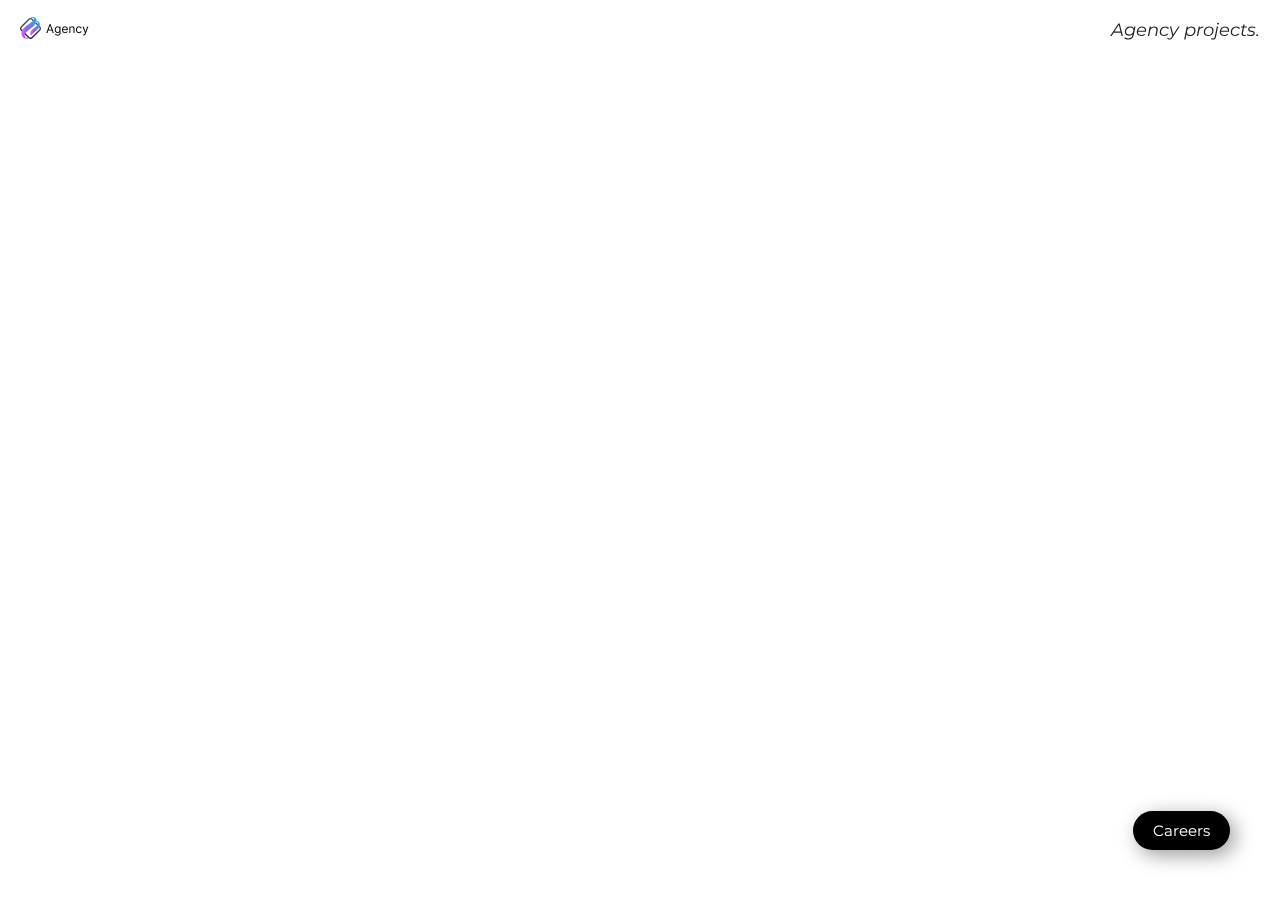
<file: index.html>
<!doctype html>
<html lang="ko">
<head>
  <meta charset="UTF-8">
  <meta name="viewport" content="width=device-width, initial-scale=1.0">
  <title>Agency</title>
  <link rel="icon" href="images/favicon.png">
  
  <script src="https://code.jquery.com/jquery-3.6.4.min.js" integrity="sha256-oP6HI9z1XaZNBrJURtCoUT5SUnxFr8s3BzRl+cbzUq8=" crossorigin="anonymous"></script>
  <!-- Page Scroll Effects JS & CSS -->
  <script src="js/velocity/modernizr.js"></script>
  <script src="js/velocity/velocity.min.js"></script>
  <script src="js/velocity/velocity.ui.min.js"></script>
  <script src="js/velocity/main.js"></script>
  <link rel="stylesheet" href="js/velocity/velocity.css">

  <!-- Smooth Scrolling -->
  <script src="js/jquery.scrollTo.min.js"></script>

  <!-- Slick.js -->
  <script src="js/slick/slick.min.js"></script>
  <link rel="stylesheet" href="js/slick/slick-theme.css">
  <link rel="stylesheet" href="js/slick/slick.css">
  <!-- Featherlight.js -->
  <script src="js/featherlight/featherlight.js"></script>
  <link rel="stylesheet" href="js/featherlight/featherlight.css">
  <script src="./js/action.js"></script>
  <!-- css -->
  <link rel="stylesheet" href="./css/reset.css">
  <link rel="stylesheet" href="./css/style.css">
  <link rel="stylesheet" href="./css/mobile.css">
</head>

<!-- hijacking: on/off - animation: none/scaleDown/rotate/gallery/catch/opacity/fixed/parallax -->
<body data-hijacking="on" data-animation="scaleDown">
    

    
   <div class="container">


    <section class="cd-section visible" id="home">
        <div>
            <div class="content">
                <div class="home_inner">
                  <h3 class="home_text">
                    Agency
                  </h3>
                 <div class="image_box"></div>
                 <div class="home_items">
                  <span>Creative</span>
                  <span>Architecture</span>
                  <span>Specialists</span>
                 </div>
                </div>
            </div>
        </div>
    </section> 


    <section class="cd-section" id="about">
        <div>
          <div class="content">

            <!-- about_inner -->
            <div class="about_inner">
              <div class="about_items">
                <div class="item">
                  <img src="images/careers-main-01.png">
                  <span>
                    <h3>Together we can make an impact</h3>
                    <p>
                      Design Works the excitement of an entrepreneurial environment with the stability of an established practice. Principals and senior leadership work side-by-side with junior designers to create innovative, workable designs.
                    </p>
                  </span>
                </div>
                <div class="item">
                  <img src="images/careers-main-02.png">
                  <span>
                    <h3>We’re always looking for talent</h3>
                    <p>
                      If you don’t see an open position that fits your talents, send us your resume. We’re always looking for smart, self-starters and will reach out to you if something becomes available.
                    </p>
                  </span>
                </div>
                <div class="item">
                  <img src="images/careers-main-03.png">
                  <span>
                    <h3>Fellowship</h3>
                    <p>
                      Every summer we offer a Fellowship to a select group of students in architecture, planning and landscape architecture. Read about our 2019 Fellowship winners and learn more about what the Fellowship has to offer.
                    </p>
                  </span>
                </div>
              </div>
            </div>
          </div>
        </div>
      </section>



      <section class="cd-section " id="Project">
        <div>
          <div class="content">
            <div class="project_inner">
              <input type="radio" name="tabmenu" id="tab1" checked>
              <input type="radio" name="tabmenu" id="tab2">
              <input type="radio" name="tabmenu" id="tab3">
              <div class="tabs">
                <div class="tab">
                  <div class="project_info" data-text="01">
                    <h3>Project : Glass Wall Architecture</h3>
                    <p>Lorem ipsum, dolor sit amet consectetur adipisicing elit. Libero sint iure excepturi praesentium
                      quasi consequatur ex omnis minus necessitatibus, fugit eaque quas asperiores blanditiis consectetur
                      eum, fugiat, aspernatur incidunt. Quasi, expedita quas temporibus quam nostrum blanditiis ut ipsam
                      accusamus perferendis.</p>
                    <ul>
                      <li><b>Area</b> : 1670 m2</li>
                      <li><b>Completed Date</b> : September 2018</li>
                      <li><b>Architect</b> : Andrew Yu</li>
                    </ul>
                    <div class="detail">
                      <div>
                        <span>255</span>WORKING DAY
                      </div>
                      <div>
                        <span>320</span>MEMBERS
                      </div>
                      <div>
                        <span>3M</span>BUDGET
                      </div>
                    </div>
                    <a class="view_project" href="sub2.html" data-featherlight="iframe">viewProject <i
                        class="fa fa-long-arrow-right"></i></a>
                  </div>
                  <div class="project-photo">
                    <img src="images/project-main-01-01.jpg">
                    <img src="images/project-main-01-02.jpg">
                    <img src="images/project-main-01-03.jpg">
                    <img src="images/project-main-01-04.jpg">
                  </div>
                </div>
                <div class="tab">
                  <div class="project_info" data-text="02">
                    <h3>Project : Hallway of Architecture</h3>
                    <p>Lorem ipsum, dolor sit amet consectetur adipisicing elit. Libero sint iure excepturi praesentium
                      quasi consequatur ex omnis minus necessitatibus, fugit eaque quas asperiores blanditiis consectetur
                      eum, fugiat, aspernatur incidunt. Quasi, expedita quas temporibus quam nostrum blanditiis ut ipsam
                      accusamus perferendis.</p>
                    <ul>
                      <li><b>Area</b> : 2345 m2</li>
                      <li><b>Completed Date</b> : April 2019</li>
                      <li><b>Architect</b> : Robert Matteus</li>
                    </ul>
                    <div class="detail">
                      <div>
                        <span>321</span>WORKING DAY
                      </div>
                      <div>
                        <span>420</span>MEMBERS
                      </div>
                      <div>
                        <span>8M</span>BUDGET
                      </div>
                    </div>
                    <a class="view_project" href="sub3.html" data-featherlight="iframe">viewProject <i
                        class="fa fa-long-arrow-right"></i></a>
                  </div>
                  <div class="project-photo">
                    <img src="images/project-main-02-01.jpg">
                    <img src="images/project-main-02-02.jpg">
                    <img src="images/project-main-02-03.jpg">
                    <img src="images/project-main-02-04.jpg">
                  </div>
                </div>
                <div class="tab">
                  <div class="project_info" data-text="03">
                    <h3>Project : Outside Stairs Architecture</h3>
                    <p>Lorem ipsum, dolor sit amet consectetur adipisicing elit. Libero sint iure excepturi praesentium
                      quasi consequatur ex omnis minus necessitatibus, fugit eaque quas asperiores blanditiis consectetur
                      eum, fugiat, aspernatur incidunt. Quasi, expedita quas temporibus quam nostrum blanditiis ut ipsam
                      accusamus perferendis.</p>
                    <ul>
                      <li><b>Area</b> : 1200 m2</li>
                      <li><b>Completed Date</b> : May 2020</li>
                      <li><b>Architect</b> : Christine Jung</li>
                    </ul>
                    <div class="detail">
                      <div>
                        <span>132</span>WORKING DAY
                      </div>
                      <div>
                        <span>202</span>MEMBERS
                      </div>
                      <div>
                        <span>5M</span>BUDGET
                      </div>
                    </div>
                    <a class="view_project" href="sub4.html" data-featherlight="iframe">viewProject <i
                        class="fa fa-long-arrow-right"></i></a>
                  </div>
                  <div class="project-photo">
                    <img src="images/project-main-03-01.jpg">
                    <img src="images/project-main-03-02.jpg">
                    <img src="images/project-main-03-03.jpg">
                    <img src="images/project-main-03-04.jpg">
                  </div>
                </div>
              </div>
              <div class="btn">
                <label for="tab1"></label>
                <label for="tab2"></label>
                <label for="tab3"></label>
              </div>
            </div>
          </div>
      </section>



    <section class="cd-section" id="plan">
      <div>
        <div class="content">
          <div class="plan_inner">
            <div class="plan_items">
              <div class="plan_info">
                <div class="plan_heading">
                  <h2>Planning<br> For the Next Project</h2>
                  <hr class="bar">
                  <p>
                    Lorem ipsum dolor sit amet, consectetur adipisicing elit. Quisquam temporibus error numquam animi quas architecto doloribus hic accusantium, officia accusamus fugiat quae rem reprehenderit repellat placeat vel, perspiciatis quia harum fugit eligendi nam. Fuga praesentium pariatur temporibus, natus, explicabo expedita quaerat magnam aliquid similique autem iure iste. Officiis repellat, repellendus.
                  </p>
                </div>
                <div class="plan_photo">
                  <img src="images/plan-main-01.jpg">
                </div>
              </div>
              <div class="history_info">
                <h2>History</h2>
                <hr class="bar">
                <div class="history-slider">
                  <div>
                    <h4>The Project <br>of Architect for the <span>2015</span></h4>
                    <p>
                      Lorem ipsum dolor sit amet, consectetur adipisicing elit. Quos eveniet modi totam ratione dolores accusantium sapiente cupiditate ipsum, non repudiandae!
                    </p>
                  </div>
                  <div>
                    <h4>The Project <br>of Architect for the <span>2016</span></h4>
                    <p>
                      Lorem ipsum dolor sit amet, consectetur adipisicing elit. Quos eveniet modi totam ratione dolores accusantium sapiente cupiditate ipsum, non repudiandae!
                    </p>
                  </div>
                  <div>
                    <h4>The Project <br>of Architect for the <span>2017</span></h4>
                    <p>
                      Lorem ipsum dolor sit amet, consectetur adipisicing elit. Quos eveniet modi totam ratione dolores accusantium sapiente cupiditate ipsum, non repudiandae!
                    </p>
                  </div>
                  <div>
                    <h4>The Project <br>of Architect for the <span>2018</span></h4>
                    <p>
                      Lorem ipsum dolor sit amet, consectetur adipisicing elit. Quos eveniet modi totam ratione dolores accusantium sapiente cupiditate ipsum, non repudiandae!
                    </p>
                  </div>
                  <div>
                    <h4>The Project <br>of Architect for the <span>2019</span></h4>
                    <p>
                      Lorem ipsum dolor sit amet, consectetur adipisicing elit. Quos eveniet modi totam ratione dolores accusantium sapiente cupiditate ipsum, non repudiandae!
                    </p>
                  </div>
                  <div>
                    <h4>The Project <br>of Architect for the <span>2020</span></h4>
                    <p>
                      Lorem ipsum dolor sit amet, consectetur adipisicing elit. Quos eveniet modi totam ratione dolores accusantium sapiente cupiditate ipsum, non repudiandae!
                    </p>
                  </div>
                  <div>
                    <h4>The Project <br>of Architect for the <span>2021</span></h4>
                    <p>
                      Lorem ipsum dolor sit amet, consectetur adipisicing elit. Quos eveniet modi totam ratione dolores accusantium sapiente cupiditate ipsum, non repudiandae!
                    </p>
                  </div>
                  <div>
                    <h4>The Project <br>of Architect for the <span>2022</span></h4>
                    <p>
                      Lorem ipsum dolor sit amet, consectetur adipisicing elit. Quos eveniet modi totam ratione dolores accusantium sapiente cupiditate ipsum, non repudiandae!
                    </p>
                  </div>
                </div>
              </div>
            </div>
          </div>
        </div>
      </div>
    </section>



    <section class="cd-section" id="awards">
        <div>
            <div class="content">
                <div class="awards_inner">

                    <!-- about_awards -->
                    <div class="about_awards">
                        <div class="about_wrap">
                            <h2>2023 <br> Architecture Award <br> Winner</h2>
                            <hr class="bar">
                            <p>
                                The mission of the Architecture MasterPrize (AMP) is to advance the appreciation and exposure of quality architectural design worldwide. The AMP architecture award celebrates creativity and innovation in the fields of architectural design, landscape architecture, and interior design. Submissions from architects all around the world are welcome. 
                            </p>
                            <a href="#" class="btn_awards">view the awards</a>
                        </div>
                    </div>
                    
                    <!-- victory -->
                    <div class="victory">
                        <img src="images/victory-jump.png" alt="jump">
                    </div>


                </div>
            </div>
        </div>
    </section>  


    
    <section class="cd-section" id="location">
        <div>
            <div class="content">

                <!-- location_inner -->
                <div class="location_inner">
                    <div class="location_items">


                        <div class="office">
                            <div class="headerquaters">
                                <b>CREATIVE DESGIN GROUP</b>
                                <h2>Headquarters</h2>
                                <p>
                                    Lorem ipsum dolor sit amet consectetur, adipisicing elit. Temporibus explicabo dignissimos perspiciatis placeat tenetur. Pariatur dolor molestias rerum quasi at quaerat enim nulla, facere cupiditate voluptas doloribus magnam perferendis maxime.
                                </p>
                                <span>Address : Address: 309, New Cavendish St, EC1Y 3WK / Tel : 0800 214 5252</span>
                            </div>
                            <div class="customer">
                                <b>THE PERFECT WAY</b>
                                <h2>Customer Service</h2>
                                <p>
                                    Lorem ipsum dolor sit amet consectetur, adipisicing elit. Temporibus explicabo dignissimos perspiciatis placeat tenetur. Pariatur dolor molestias rerum quasi at quaerat enim nulla, facere cupiditate voluptas doloribus magnam perferendis maxime.
                                </p>
                                <span>Address : 11 Fifth Ave - New York, US / Tel : 0800 809 3400</span>
                            </div>                            
                        </div>


                        <div class="service">

                            <div class="service_item">
                                <i class="fa fa-leaf"></i>
                                <h3>Built and natural contexts</h3>
                                <p>
                                    Lorem ipsum dolor sit amet consectetur adipisicing elit. Molestiae ipsum minima rem magnam dolores odit.
                                </p>
                            </div>
                            <div class="service_item">
                                <i class="fa fa-bullseye"></i>
                                <h3>Landscape design</h3>
                                <p>
                                    Lorem ipsum dolor sit amet consectetur adipisicing elit. Molestiae ipsum minima rem magnam dolores odit.
                                </p>
                            </div>
                            <div class="service_item">
                                <i class="fa fa-cube"></i>
                                <h3>Every building site unique</h3>
                                <p>
                                    Lorem ipsum dolor sit amet consectetur adipisicing elit. Molestiae ipsum minima rem magnam dolores odit.
                                </p>
                            </div>
                        </div>
                    </div>
                </div>
            </div>
        </div>
    </section>  



    <section class="cd-section" id="contact">
        <div>
            <div class="content">
                <div class="contact_inner">
                  <div class="contact_items">

                    <div class="contact_form">
                      <h3><b>Contact</b>Us</h3>
                      <p></p>
                      <form class="form_box">
                        <label>Email <span>*</span></label>
                        <input type="Email">
                        <label>Subject <span>*</span></label>
                        <input type="text">
                        <label>Messge <span>*</span></label>
                        <textarea cols="30" rows="10"></textarea>
                        <button>send message</button>
                      </form>
                    </div>


                    <div class="contact_info">
                      <h4>Our <b>office</b></h4>
                      <ul>
                        <li>Address : Address: 309, New Cavendish St, EC1Y 3WK</li>
                        <li>Phone : 0800 214 5252</li>
                        <li>Email : designworks@designworks.com</li>
                      </ul>
                      <h4>Business <b>Hours</b></h4>
                      <ul>
                        <li><i class="fa fa-clock-o"></i> Monday - Friday : 9am to 5pm</li>
                        <li><i class="fa fa-clock-o"></i> Saturday : 9am to 2pm</li>
                        <li><i class="fa fa-clock-o"></i> Sunday : Closed
                        </li>
                      </ul>
                      <h4>Get in <b>Touch</b></h4>
                      <p>
                        Lorem ipsum dolor sit amet consectetur adipisicing elit. Ipsam cumque provident voluptatibus nostrum, aliquid inventore ea ratione voluptatum autem dolore ipsum odit esse aliquam molestiae animi id porro eius eaque assumenda praesentium, optio voluptatem quia omnis. Quasi deleniti distinctio fugiat!
                      </p>
                    </div>

                  </div>
                </div>
            </div>
        </div>
    </section>  




    <header>
        <div class="gnb_inner">
          <div class="logo">
            <a href="#none"><img src="images/Group 1.png"></a>
          </div>
          <div class="gnb">
            <div class="menu">
              <a href="#home">Home</a>
              <a href="#about">About</a>
              <a href="#project">Project</a>
              <a href="#plan">Plan & History</a>
              <a href="#awards">Awards</a>
              <a href="#location">Location</a>
              <a href="#contact">Contact</a>
            </div>
            <div class="slogan">Agency projects.</div>
          </div>
          <div class="trigger">
            <span></span>
            <span></span>
            <span></span>
          </div>
        </div>
      </header>


   </div>
    

   <a href="#" class="to-top">
    <img src="images/gototop.png" alt="top">
   </a>
   <a href="sub1.html"  data-featherlight="iframe" class="btn_careers" >Careers</a>
    
    
    
   <nav>
    <ul class="cd-vertical-nav">
      <li><a href="#0" class="cd-prev inactive">Next</a></li>
      <li><a href="#0" class="cd-next">Prev</a></li>
    </ul>
</nav>
    
    
    




















  
















</body>

</html>
</file>
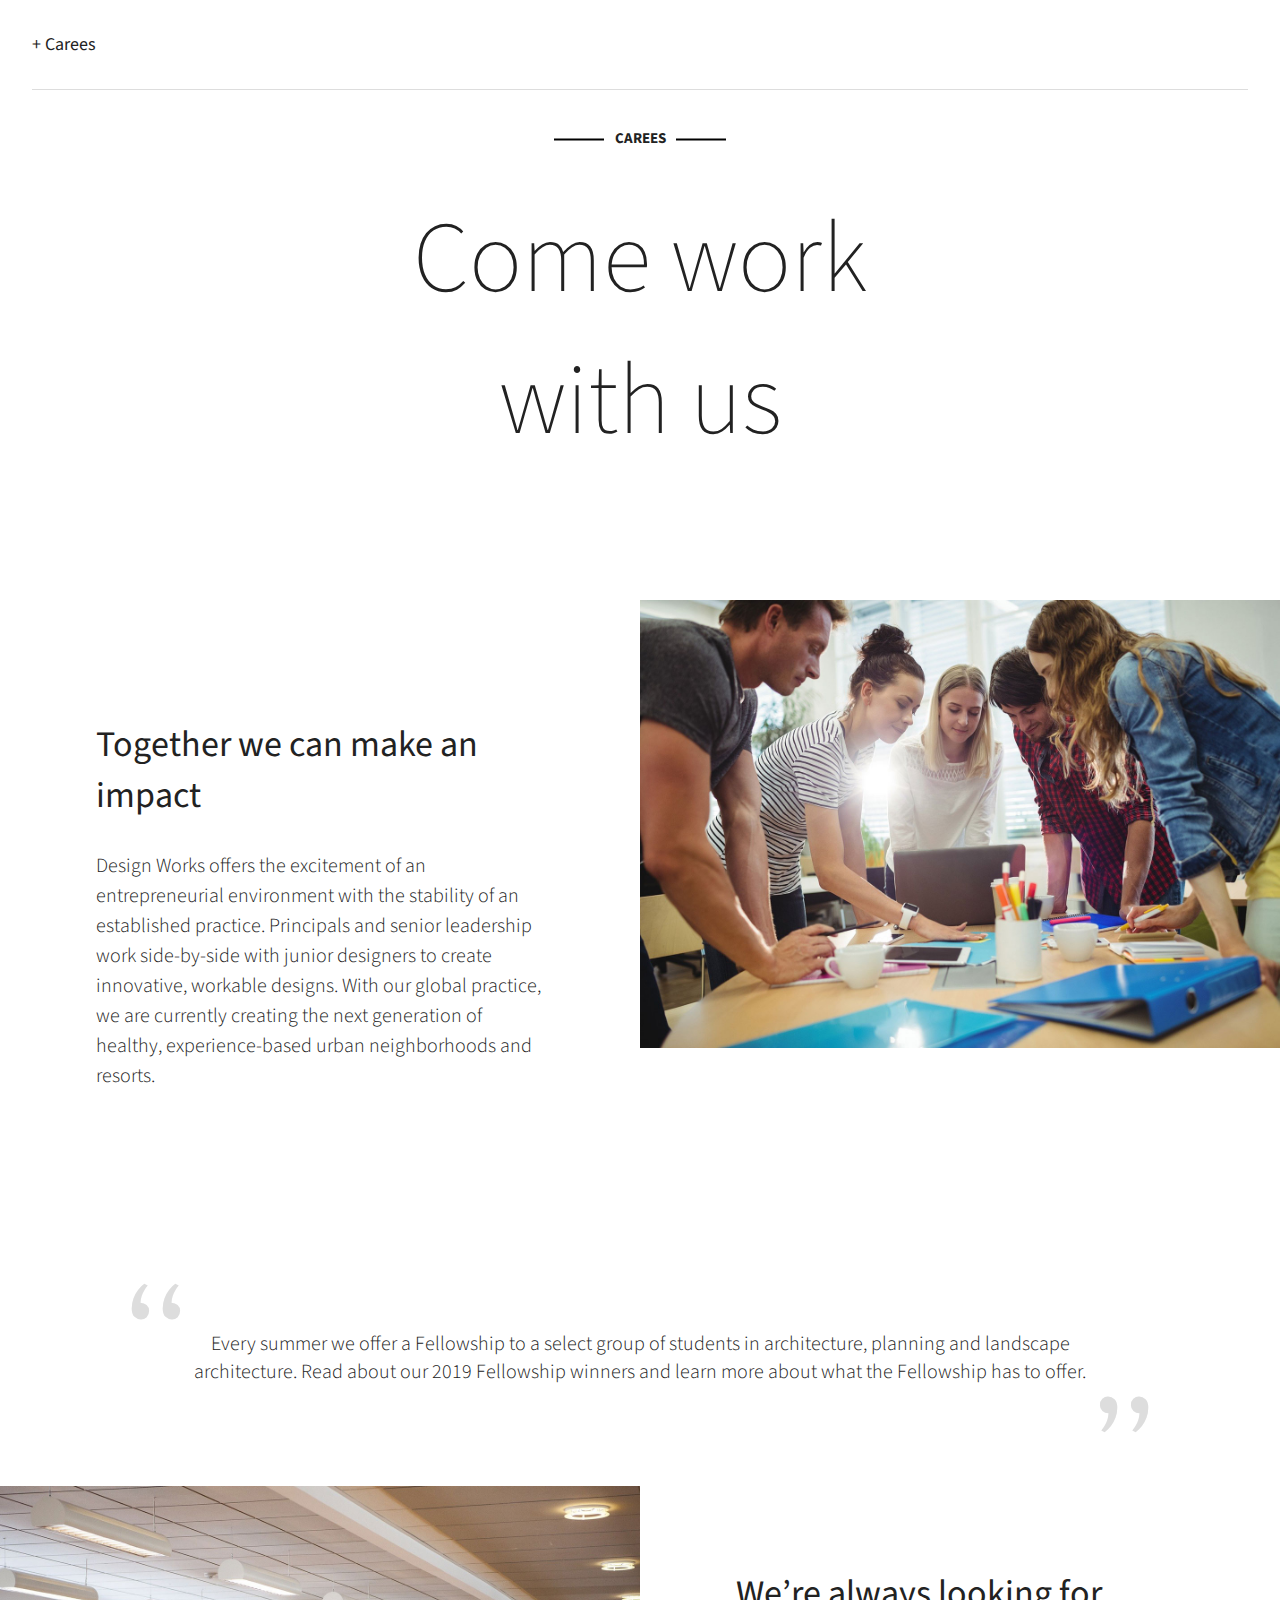
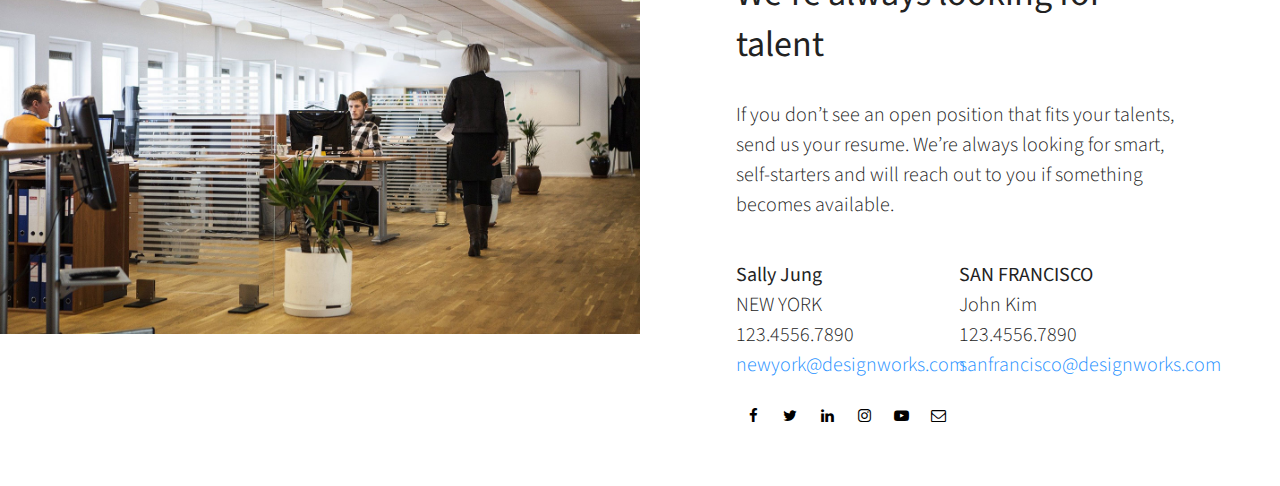
<file: sub1.html>
<!DOCTYPE html>
<html lang="ko">
<head>
    <meta charset="UTF-8">
    <meta http-equiv="X-UA-Compatible" content="IE=edge">
    <meta name="viewport" content="width=device-width, initial-scale=1.0">
    <title>Carees</title>
    <link rel="stylesheet" href="./css/reset.css">
    <link rel="stylesheet" href="./css/style.css">
    <link rel="stylesheet" href="./css/mobile.css">
    <link rel="icon" href="images/favicon.png">
</head>
<body>
    <div class="modal">
        
        
        <div class="header">
            <div class="header_inner">
                <div class="modal_display">+ Carees</div>
            </div>
        </div>

        <div class="carees_main">
            <div class="carees_items">
                <span>Carees</span>
                <h1>Come work with us</h1>
            </div>
        </div>

        <article class="caress_info">
            <div class="center_parent">
                <div class="center_child">
                    <h2>Together we can make an impact</h2>
                    <p>
                        Design Works offers the excitement of an entrepreneurial environment with the stability of an established practice. Principals and senior leadership work side-by-side with junior designers to create innovative, workable designs. With our global practice, we are currently creating the next generation of healthy, experience-based urban neighborhoods and resorts.
                    </p>
                </div>
            </div>
            <div class="photo">
                <img src="./images/hiring-main-01-01.jpg" alt="hiring-main">
            </div>
        </article>
        <article class="sub_slogan">
            <p>
                Every summer we offer a Fellowship to a select group of students in architecture, planning and landscape architecture. Read about our 2019 Fellowship winners and learn more about what the Fellowship has to offer.  
            </p>
        </article>
        <article class="caress_info">
            <div class="photo">
                <img src="./images/hiring-main-01-02.jpg" alt="">
            </div>
            <div class="center_parent">
                <div class="center_child">
                    <h2>We’re always looking for talent</h2>
                    <p>
                        If you don’t see an open position that fits your talents, send us your resume. We’re always looking for smart, self-starters and will reach out to you if something becomes available.

                    </p>
                    <div class="carees_contact">
                        <ul>
                            <li> Sally Jung</li>
                            <li> NEW YORK</li>
                            <li> 123.4556.7890</li>
                            <li> <a href="#"> newyork@designworks.com</a></li>
                        </ul>
                        <ul>
                            <li>SAN FRANCISCO</li>
                            <li>John Kim</li>
                            <li>123.4556.7890</li>
                            <li><a href="#">sanfrancisco@designworks.com</a></li>
                        </ul>
                    </div>
                    <div class="sns">
                        <a href="#"><i class="fa fa-facebook"></i></a>
                        <a href="#"><i class="fa fa-twitter"></i></a>
                        <a href="#"><i class="fa fa-linkedin"></i></a>
                        <a href="#"><i class="fa fa-instagram"></i></a>
                        <a href="#"><i class="fa fa-youtube-play"></i></a>
                        <a href="#"><i class="fa fa-envelope-o"></i></a>
                    </div>
                </div>
            </div>
        </article>

      
        
        
    </div>
</body>
</html>
</file>
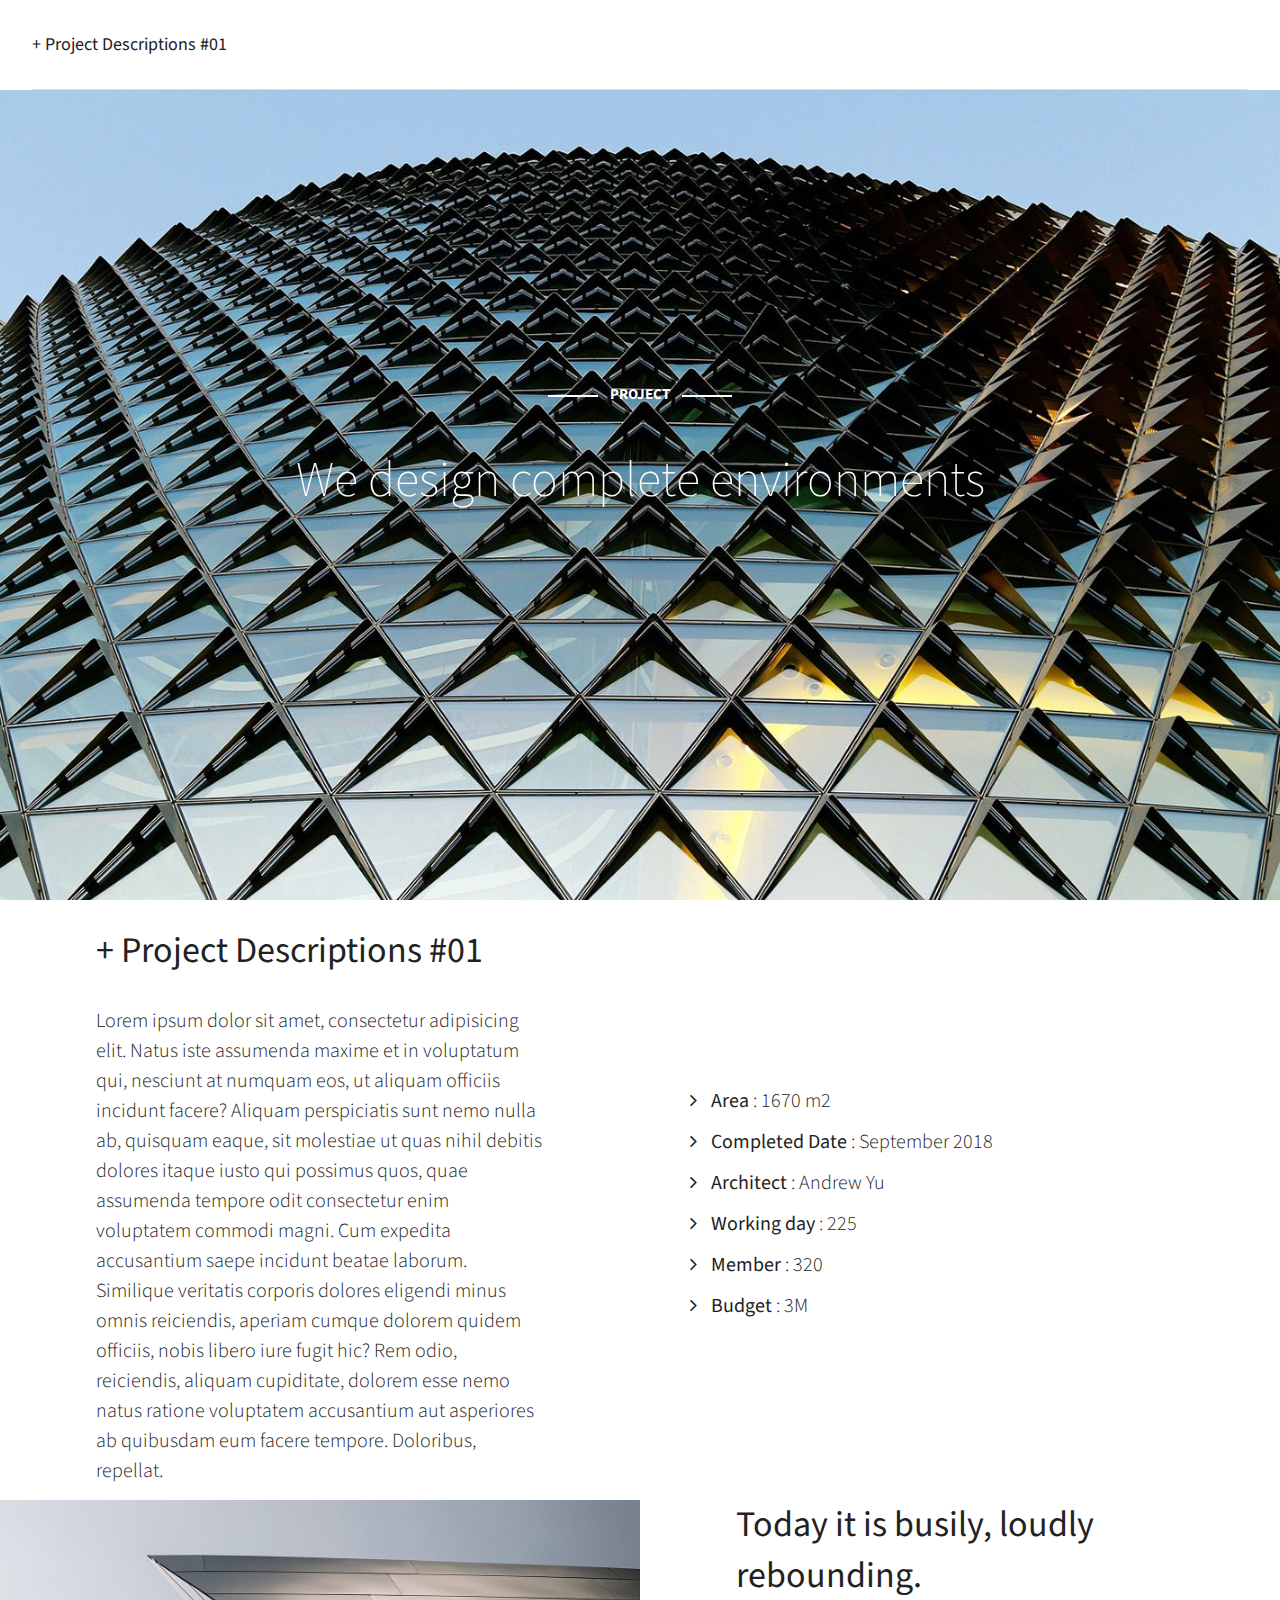
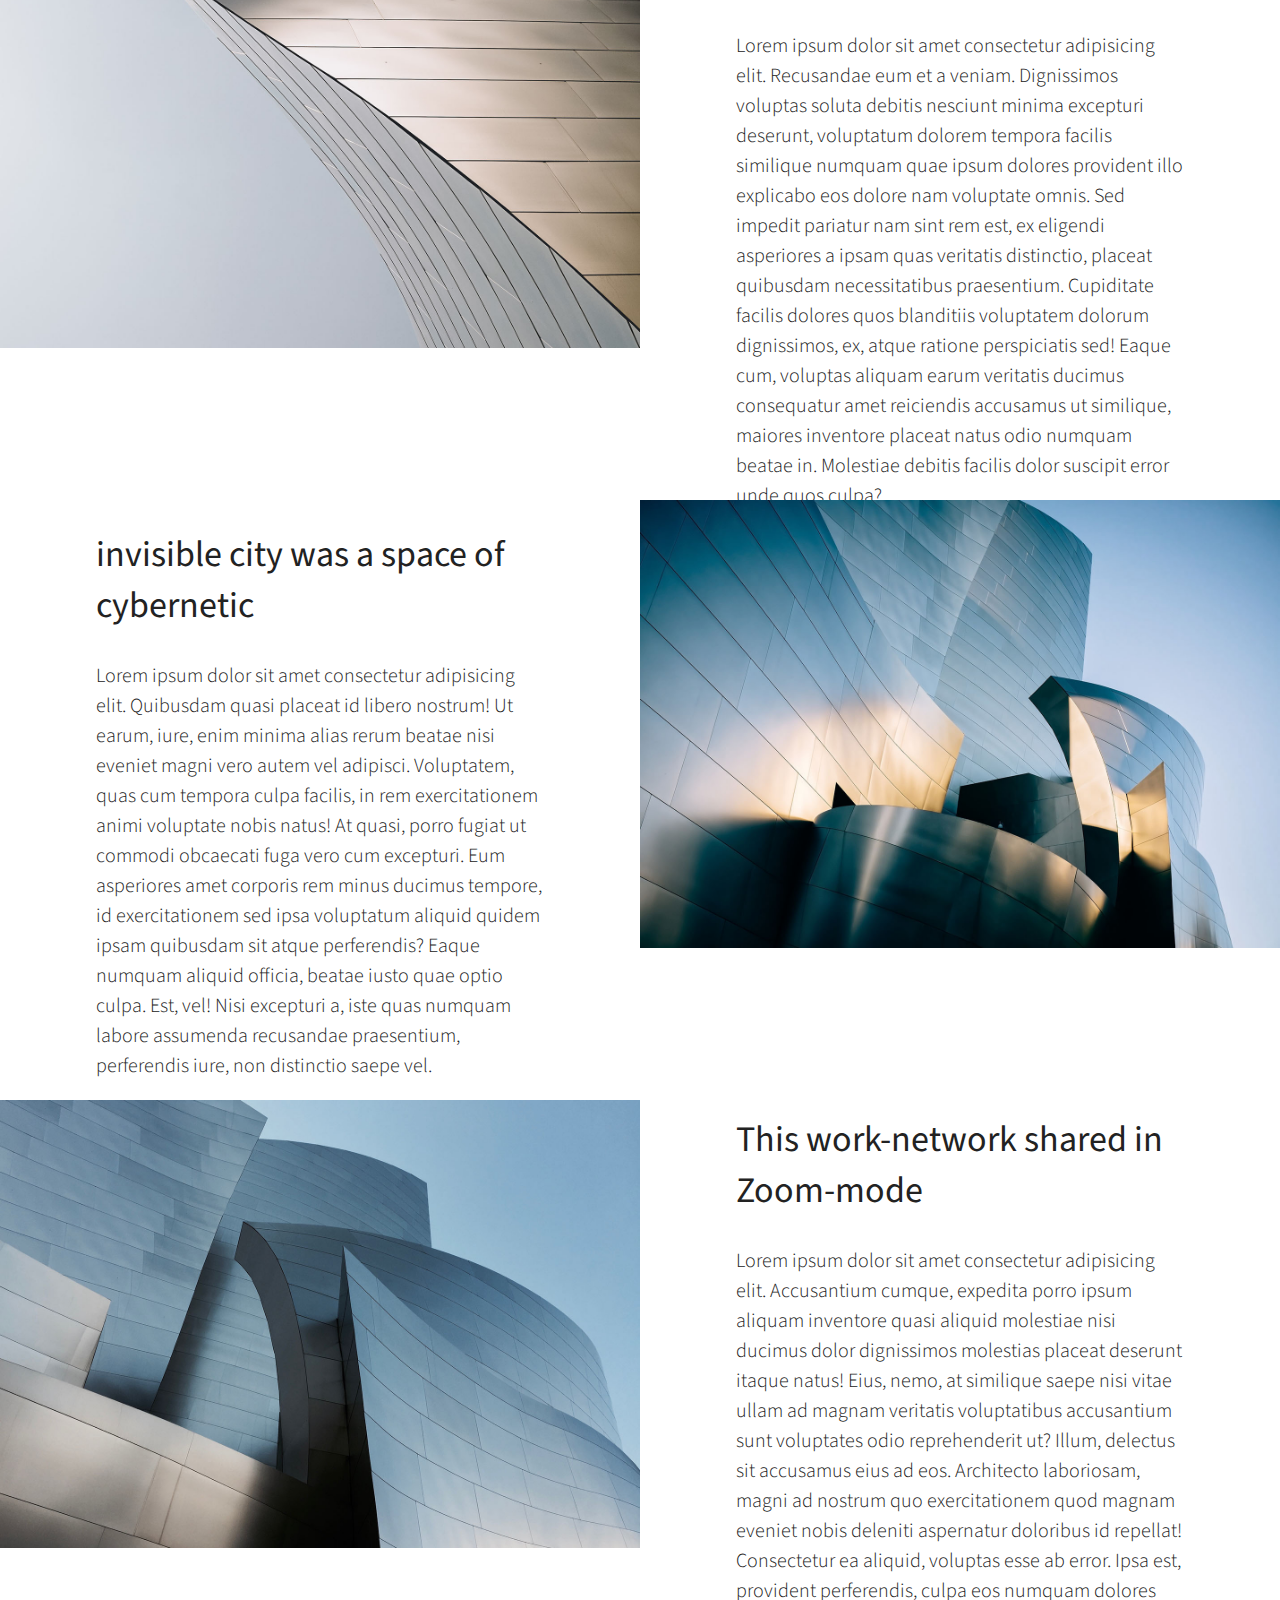
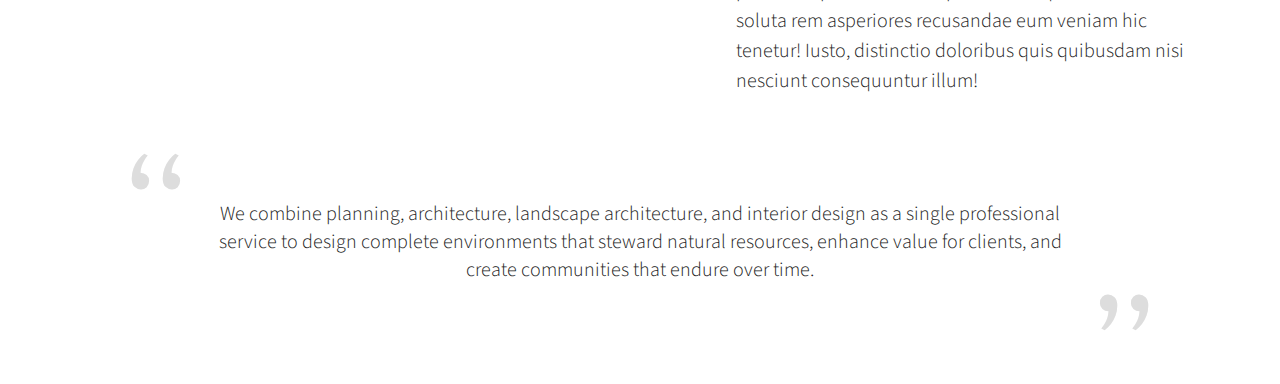
<file: sub2.html>
<!DOCTYPE html>
<html lang="ko">
<head>
    <meta charset="UTF-8">
    <meta http-equiv="X-UA-Compatible" content="IE=edge">
    <meta name="viewport" content="width=device-width, initial-scale=1.0">
    <title>Project #1</title>
    <link rel="stylesheet" href="./css/reset.css">
    <link rel="stylesheet" href="./css/style.css">
    <link rel="stylesheet" href="./css/mobile.css">
    <link rel="icon" href="images/favicon.png">
</head>
<body>
    <div class="modal project_detail">
        
        
        <div class="header">
            <div class="header_inner">
                <div class="modal_display">+ Project Descriptions #01</div>
            </div>
        </div>

        <div class="carees_main project_main">
            <div class="carees_items">
                <span>PROJECT</span>
                <h1>We design complete environments</h1>
            </div>
        </div>
        
        <article class="caress_info">
            <div class="center_parent">
                <div class="center_child">
                    <h2>+ Project Descriptions #01</h2>
                    <p>
                        Lorem ipsum dolor sit amet, consectetur adipisicing elit. Natus iste assumenda maxime et in voluptatum qui, nesciunt at numquam eos, ut aliquam officiis incidunt facere? Aliquam perspiciatis sunt nemo nulla ab, quisquam eaque, sit molestiae ut quas nihil debitis dolores itaque iusto qui possimus quos, quae assumenda tempore odit consectetur enim voluptatem commodi magni. Cum expedita accusantium saepe incidunt beatae laborum. Similique veritatis corporis dolores eligendi minus omnis reiciendis, aperiam cumque dolorem quidem officiis, nobis libero iure fugit hic? Rem odio, reiciendis, aliquam cupiditate, dolorem esse nemo natus ratione voluptatem accusantium aut asperiores ab quibusdam eum facere tempore. Doloribus, repellat.
                    </p>
                </div>
            </div>
            <div class="photo project_info">
                <ul>
                    <li> <b>Area</b> : 1670 m2</li>
                    <li> <b>Completed Date</b> : September 2018</li>
                    <li> <b>Architect</b> : Andrew Yu</li>
                    <li> <b>Working day</b> : 225</li>
                    <li> <b>Member</b> : 320</li>
                    <li> <b>Budget</b> : 3M</li>
                </ul>
            </div>
        </article>

             
        <article class="caress_info">
            <div class="photo">
                <img src="./images/project-main-01-02.jpg" alt="">
            </div>
            <div class="center_parent">
                <div class="center_child">
                    <h2>Today it is busily, loudly rebounding.</h2>
                    <p>
                        Lorem ipsum dolor sit amet consectetur adipisicing elit. Recusandae eum et a veniam. Dignissimos voluptas soluta debitis nesciunt minima excepturi deserunt, voluptatum dolorem tempora facilis similique numquam quae ipsum dolores provident illo explicabo eos dolore nam voluptate omnis. Sed impedit pariatur nam sint rem est, ex eligendi asperiores a ipsam quas veritatis distinctio, placeat quibusdam necessitatibus praesentium. Cupiditate facilis dolores quos blanditiis voluptatem dolorum dignissimos, ex, atque ratione perspiciatis sed! Eaque cum, voluptas aliquam earum veritatis ducimus consequatur amet reiciendis accusamus ut similique, maiores inventore placeat natus odio numquam beatae in. Molestiae debitis facilis dolor suscipit error unde quos culpa?
                    </p>
                </div>
            </div>
        </article>

             
        <article class="caress_info">
            <div class="center_parent">
                <div class="center_child">
                    <h2>invisible city was a space of cybernetic</h2>
                    <p>
                        Lorem ipsum dolor sit amet consectetur adipisicing elit. Quibusdam quasi placeat id libero nostrum! Ut earum, iure, enim minima alias rerum beatae nisi eveniet magni vero autem vel adipisci. Voluptatem, quas cum tempora culpa facilis, in rem exercitationem animi voluptate nobis natus! At quasi, porro fugiat ut commodi obcaecati fuga vero cum excepturi. Eum asperiores amet corporis rem minus ducimus tempore, id exercitationem sed ipsa voluptatum aliquid quidem ipsam quibusdam sit atque perferendis? Eaque numquam aliquid officia, beatae iusto quae optio culpa. Est, vel! Nisi excepturi a, iste quas numquam labore assumenda recusandae praesentium, perferendis iure, non distinctio saepe vel.
                    </p>
                </div>
            </div>
            <div class="photo">
                <img src="./images/project-main-01-03.jpg" alt="">
            </div>
        </article>

             
        <article class="caress_info">
            <div class="photo">
                <img src="./images/project-main-01-04.jpg" alt="">
            </div>
            <div class="center_parent">
                <div class="center_child">
                    <h2>This work-network shared in Zoom-mode</h2>
                    <p>
                        Lorem ipsum dolor sit amet consectetur adipisicing elit. Accusantium cumque, expedita porro ipsum aliquam inventore quasi aliquid molestiae nisi ducimus dolor dignissimos molestias placeat deserunt itaque natus! Eius, nemo, at similique saepe nisi vitae ullam ad magnam veritatis voluptatibus accusantium sunt voluptates odio reprehenderit ut? Illum, delectus sit accusamus eius ad eos. Architecto laboriosam, magni ad nostrum quo exercitationem quod magnam eveniet nobis deleniti aspernatur doloribus id repellat! Consectetur ea aliquid, voluptas esse ab error. Ipsa est, provident perferendis, culpa eos numquam dolores soluta rem asperiores recusandae eum veniam hic tenetur! Iusto, distinctio doloribus quis quibusdam nisi nesciunt consequuntur illum!
                    </p>
                </div>
            </div>
        </article>


        <article class="sub_slogan">
            <p>We combine planning, architecture, landscape architecture, and interior design as a single professional service to design complete environments that steward natural resources, enhance value for clients, and create communities that endure over time.</p>
        </article>


      
        
        
    </div>
</body>
</html>
</file>
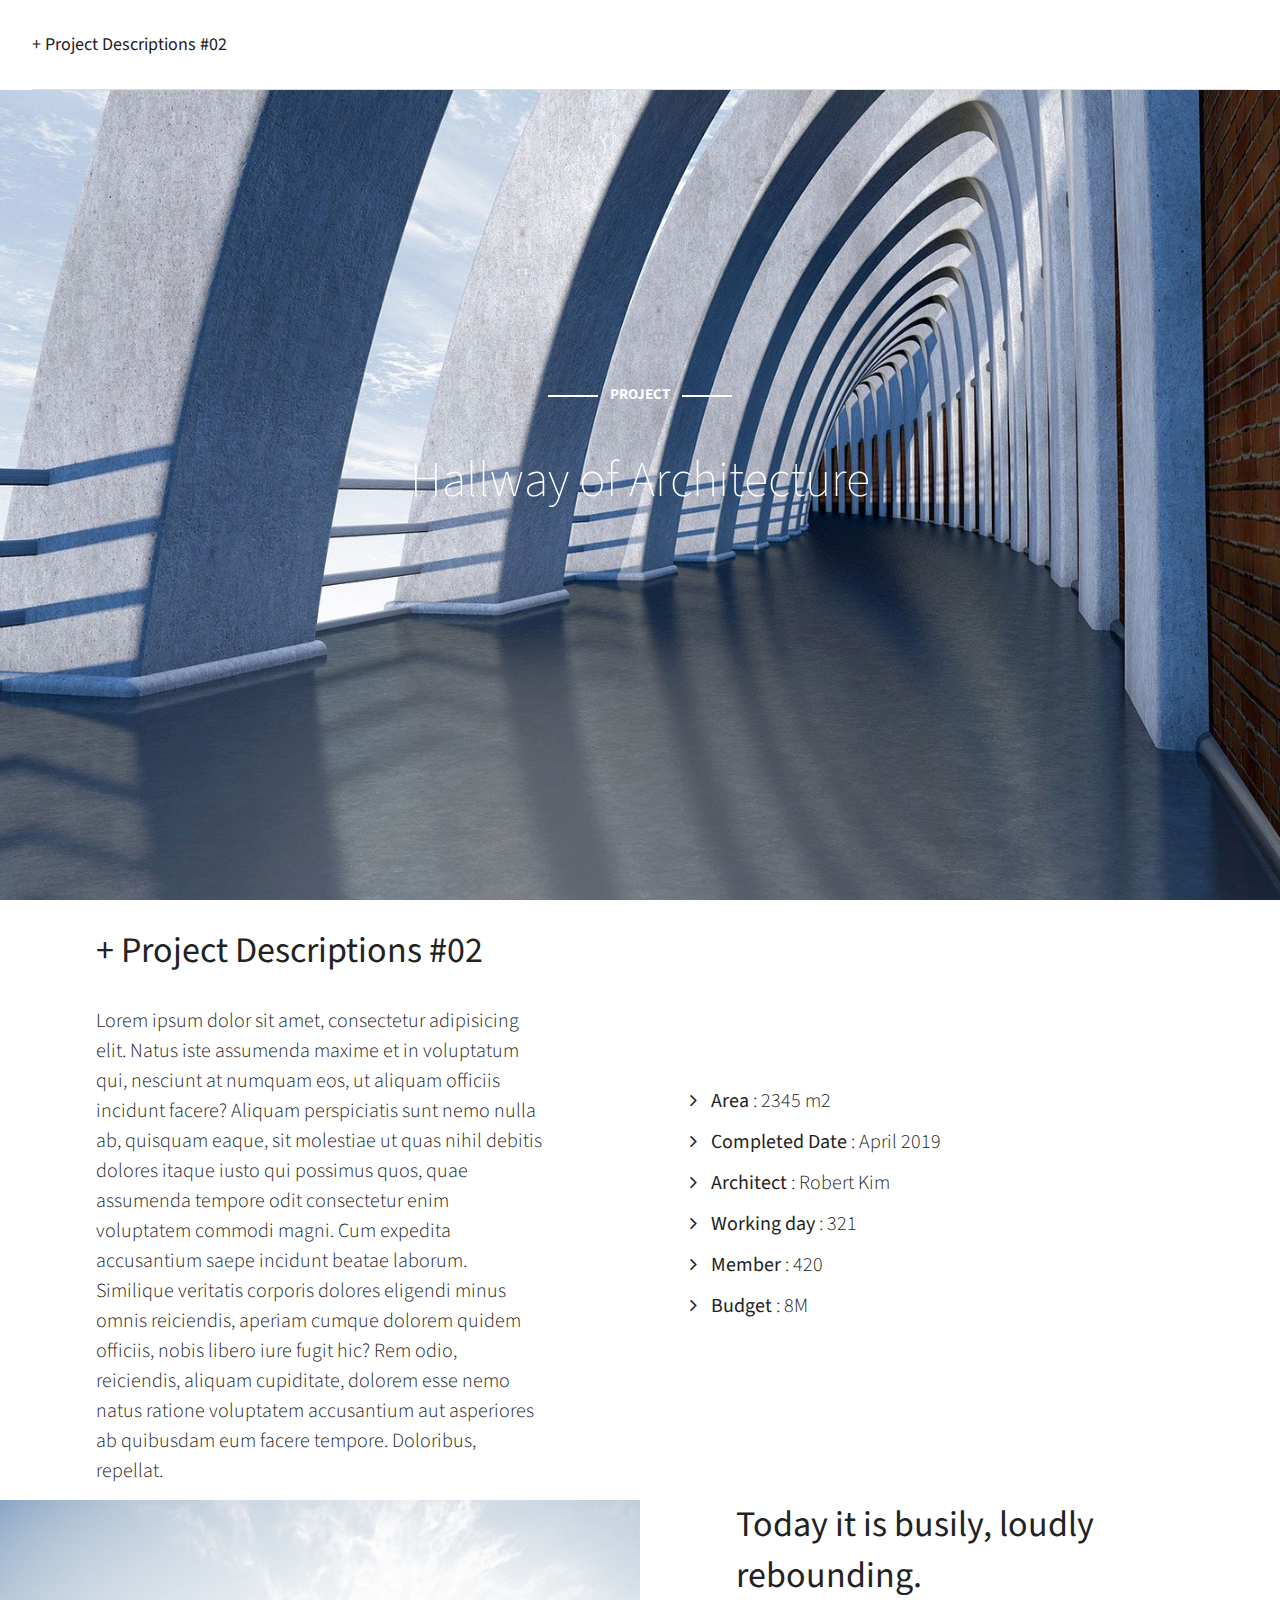
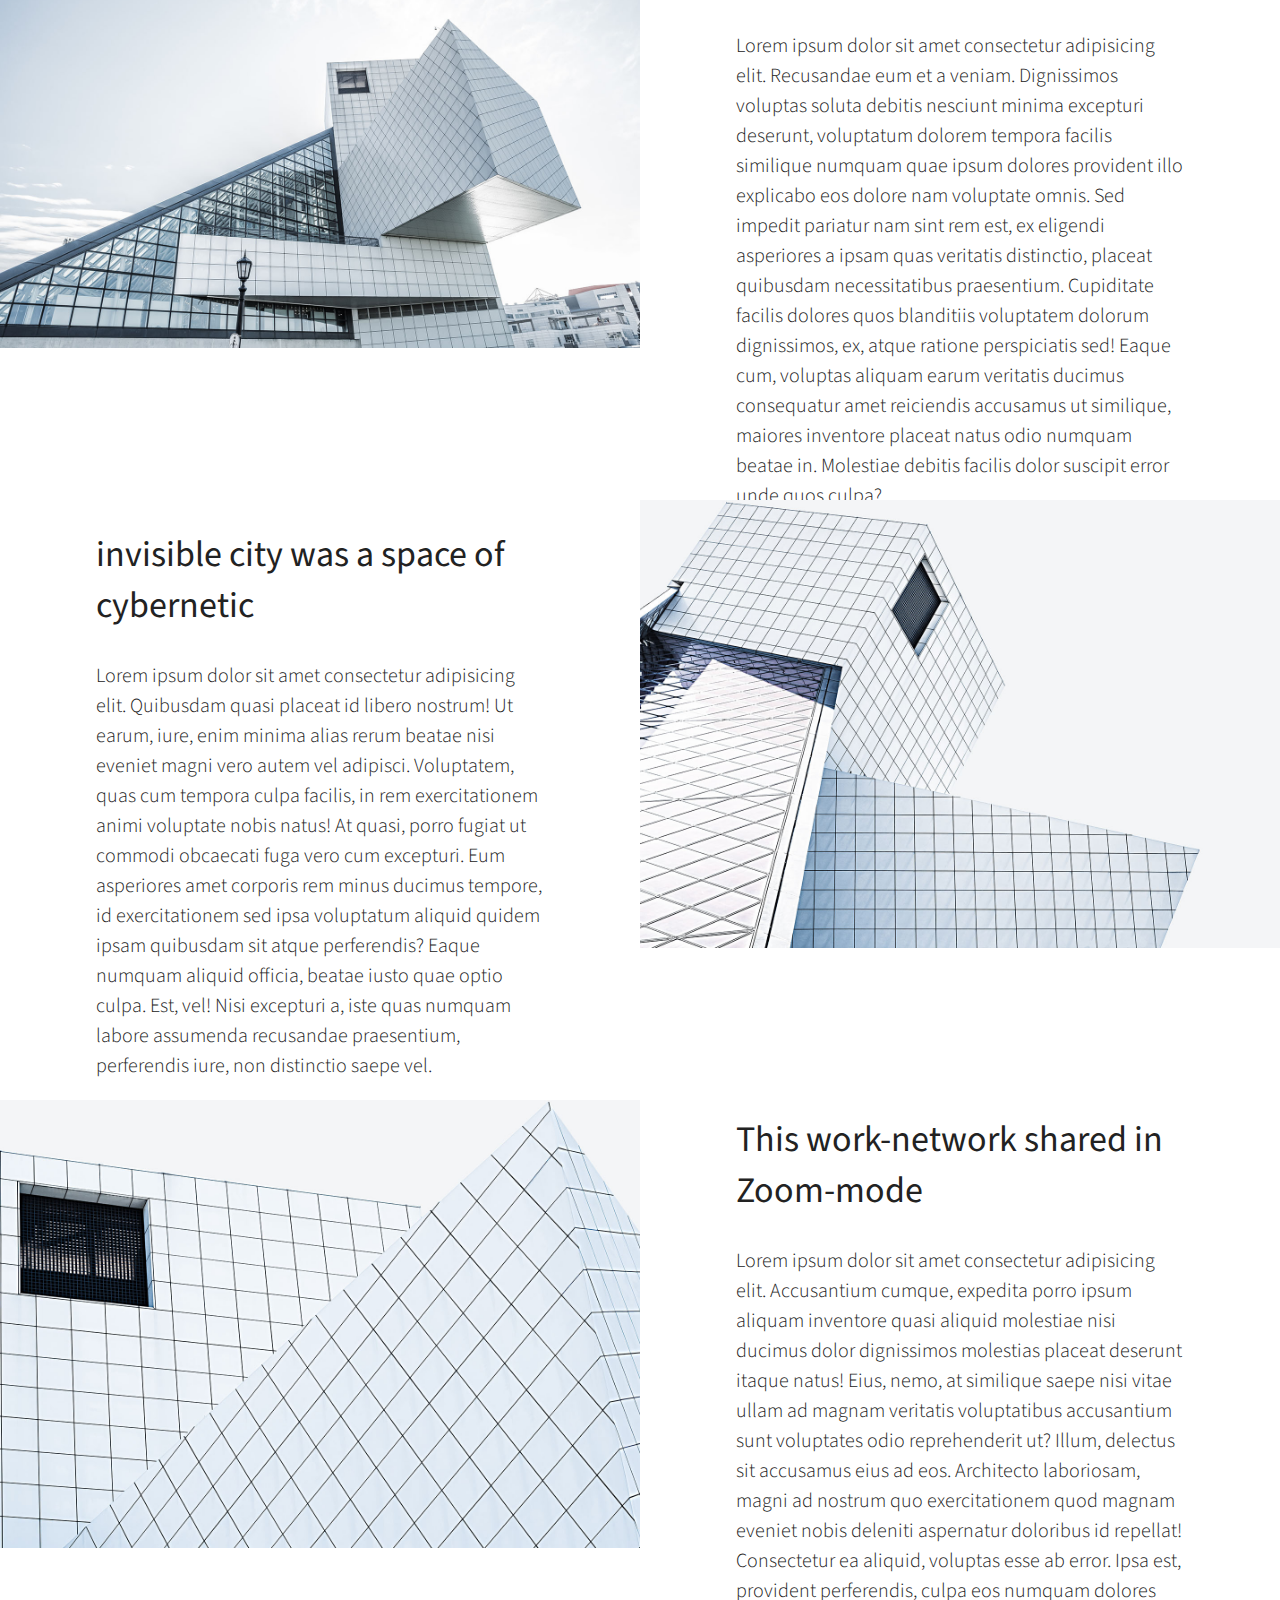
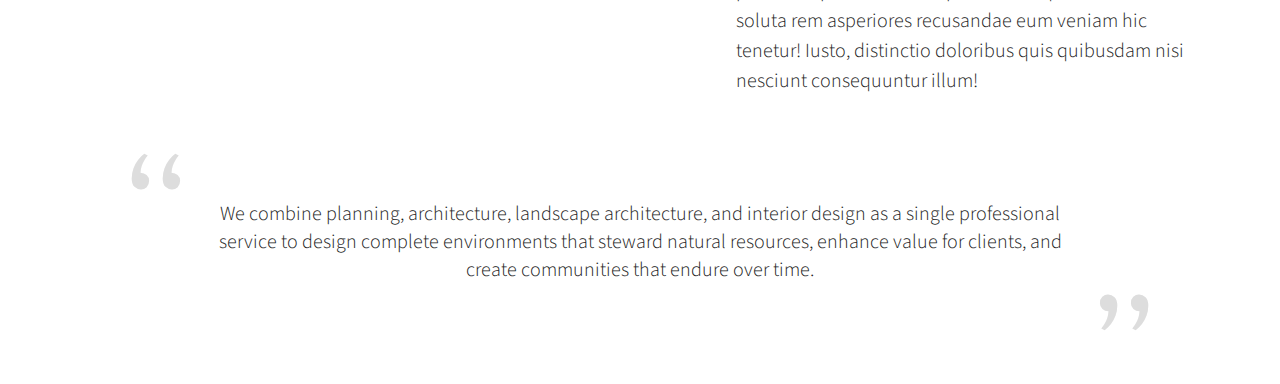
<file: sub3.html>
<!DOCTYPE html>
<html lang="ko">
<head>
    <meta charset="UTF-8">
    <meta http-equiv="X-UA-Compatible" content="IE=edge">
    <meta name="viewport" content="width=device-width, initial-scale=1.0">
    <title>Project #2</title>
    <link rel="stylesheet" href="./css/reset.css">
    <link rel="stylesheet" href="./css/style.css">
    <link rel="stylesheet" href="./css/mobile.css">
    <link rel="icon" href="images/favicon.png">
</head>
<body>
    <div class="modal project_detail">
        
        
        <div class="header">
            <div class="header_inner">
                <div class="modal_display">+ Project Descriptions #02</div>
            </div>
        </div>

        <div class="carees_main project_main project_bg1">
            <div class="carees_items">
                <span>PROJECT</span>
                <h1>Hallway of Architecture</h1>
            </div>
        </div>
        
        <article class="caress_info">
            <div class="center_parent">
                <div class="center_child">
                    <h2>+ Project Descriptions #02</h2>
                    <p>
                        Lorem ipsum dolor sit amet, consectetur adipisicing elit. Natus iste assumenda maxime et in voluptatum qui, nesciunt at numquam eos, ut aliquam officiis incidunt facere? Aliquam perspiciatis sunt nemo nulla ab, quisquam eaque, sit molestiae ut quas nihil debitis dolores itaque iusto qui possimus quos, quae assumenda tempore odit consectetur enim voluptatem commodi magni. Cum expedita accusantium saepe incidunt beatae laborum. Similique veritatis corporis dolores eligendi minus omnis reiciendis, aperiam cumque dolorem quidem officiis, nobis libero iure fugit hic? Rem odio, reiciendis, aliquam cupiditate, dolorem esse nemo natus ratione voluptatem accusantium aut asperiores ab quibusdam eum facere tempore. Doloribus, repellat.
                    </p>
                </div>
            </div>
            <div class="photo project_info">
                <ul>
                    <li> <b>Area</b> : 2345 m2</li>
                    <li> <b>Completed Date</b> : April 2019</li>
                    <li> <b>Architect</b> : Robert Kim</li>
                    <li> <b>Working day</b> : 321</li>
                    <li> <b>Member</b> : 420</li>
                    <li> <b>Budget</b> : 8M</li>
                </ul>
            </div>
        </article>

             
        <article class="caress_info">
            <div class="photo">
                <img src="./images/project-main-02-02.jpg" alt="">
            </div>
            <div class="center_parent">
                <div class="center_child">
                    <h2>Today it is busily, loudly rebounding.</h2>
                    <p>
                        Lorem ipsum dolor sit amet consectetur adipisicing elit. Recusandae eum et a veniam. Dignissimos voluptas soluta debitis nesciunt minima excepturi deserunt, voluptatum dolorem tempora facilis similique numquam quae ipsum dolores provident illo explicabo eos dolore nam voluptate omnis. Sed impedit pariatur nam sint rem est, ex eligendi asperiores a ipsam quas veritatis distinctio, placeat quibusdam necessitatibus praesentium. Cupiditate facilis dolores quos blanditiis voluptatem dolorum dignissimos, ex, atque ratione perspiciatis sed! Eaque cum, voluptas aliquam earum veritatis ducimus consequatur amet reiciendis accusamus ut similique, maiores inventore placeat natus odio numquam beatae in. Molestiae debitis facilis dolor suscipit error unde quos culpa?
                    </p>
                </div>
            </div>
        </article>

             
        <article class="caress_info">
            <div class="center_parent">
                <div class="center_child">
                    <h2>invisible city was a space of cybernetic</h2>
                    <p>
                        Lorem ipsum dolor sit amet consectetur adipisicing elit. Quibusdam quasi placeat id libero nostrum! Ut earum, iure, enim minima alias rerum beatae nisi eveniet magni vero autem vel adipisci. Voluptatem, quas cum tempora culpa facilis, in rem exercitationem animi voluptate nobis natus! At quasi, porro fugiat ut commodi obcaecati fuga vero cum excepturi. Eum asperiores amet corporis rem minus ducimus tempore, id exercitationem sed ipsa voluptatum aliquid quidem ipsam quibusdam sit atque perferendis? Eaque numquam aliquid officia, beatae iusto quae optio culpa. Est, vel! Nisi excepturi a, iste quas numquam labore assumenda recusandae praesentium, perferendis iure, non distinctio saepe vel.
                    </p>
                </div>
            </div>
            <div class="photo">
                <img src="./images/project-main-02-03.jpg" alt="">
            </div>
        </article>

             
        <article class="caress_info">
            <div class="photo">
                <img src="./images/project-main-02-04.jpg" alt="">
            </div>
            <div class="center_parent">
                <div class="center_child">
                    <h2>This work-network shared in Zoom-mode</h2>
                    <p>
                        Lorem ipsum dolor sit amet consectetur adipisicing elit. Accusantium cumque, expedita porro ipsum aliquam inventore quasi aliquid molestiae nisi ducimus dolor dignissimos molestias placeat deserunt itaque natus! Eius, nemo, at similique saepe nisi vitae ullam ad magnam veritatis voluptatibus accusantium sunt voluptates odio reprehenderit ut? Illum, delectus sit accusamus eius ad eos. Architecto laboriosam, magni ad nostrum quo exercitationem quod magnam eveniet nobis deleniti aspernatur doloribus id repellat! Consectetur ea aliquid, voluptas esse ab error. Ipsa est, provident perferendis, culpa eos numquam dolores soluta rem asperiores recusandae eum veniam hic tenetur! Iusto, distinctio doloribus quis quibusdam nisi nesciunt consequuntur illum!
                    </p>
                </div>
            </div>
        </article>


        <article class="sub_slogan slogan_bottom">
            <p>We combine planning, architecture, landscape architecture, and interior design as a single professional service to design complete environments that steward natural resources, enhance value for clients, and create communities that endure over time.</p>
        </article>


      
        
        
    </div>
</body>
</html>
</file>
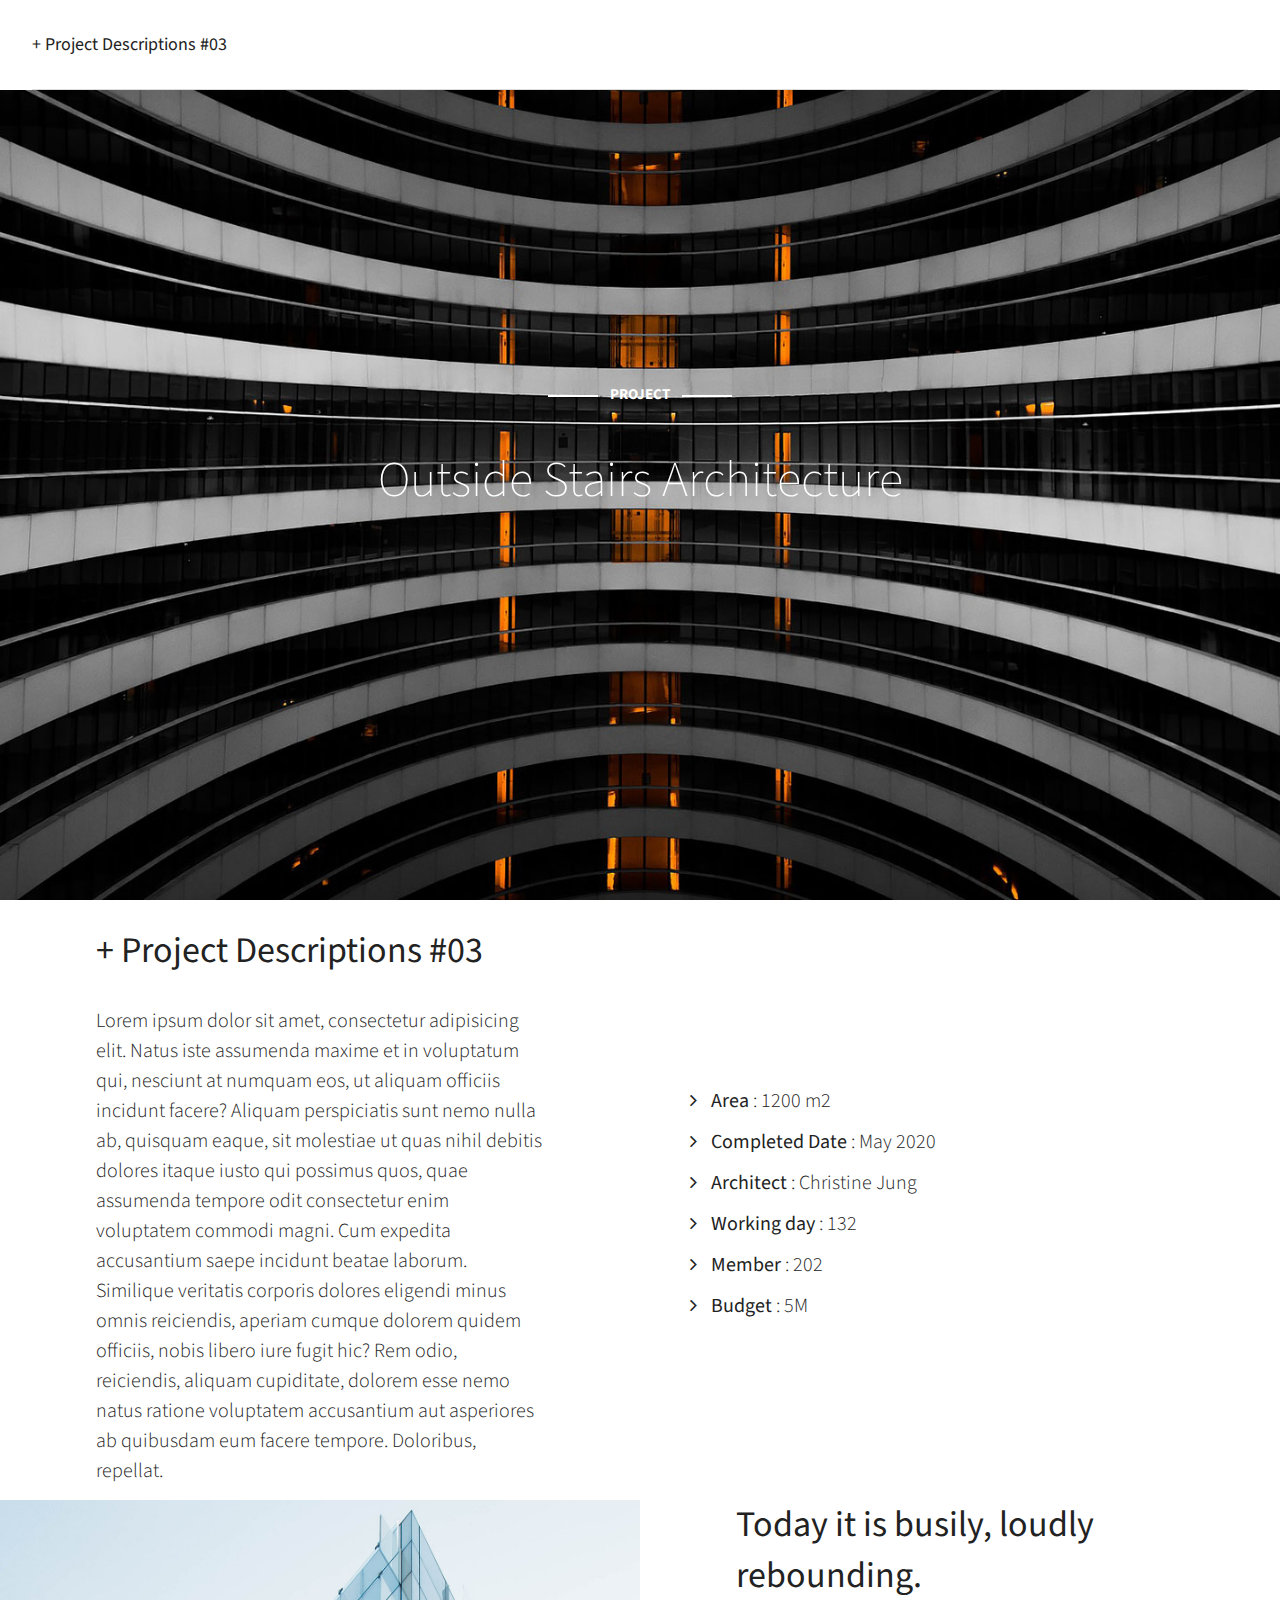
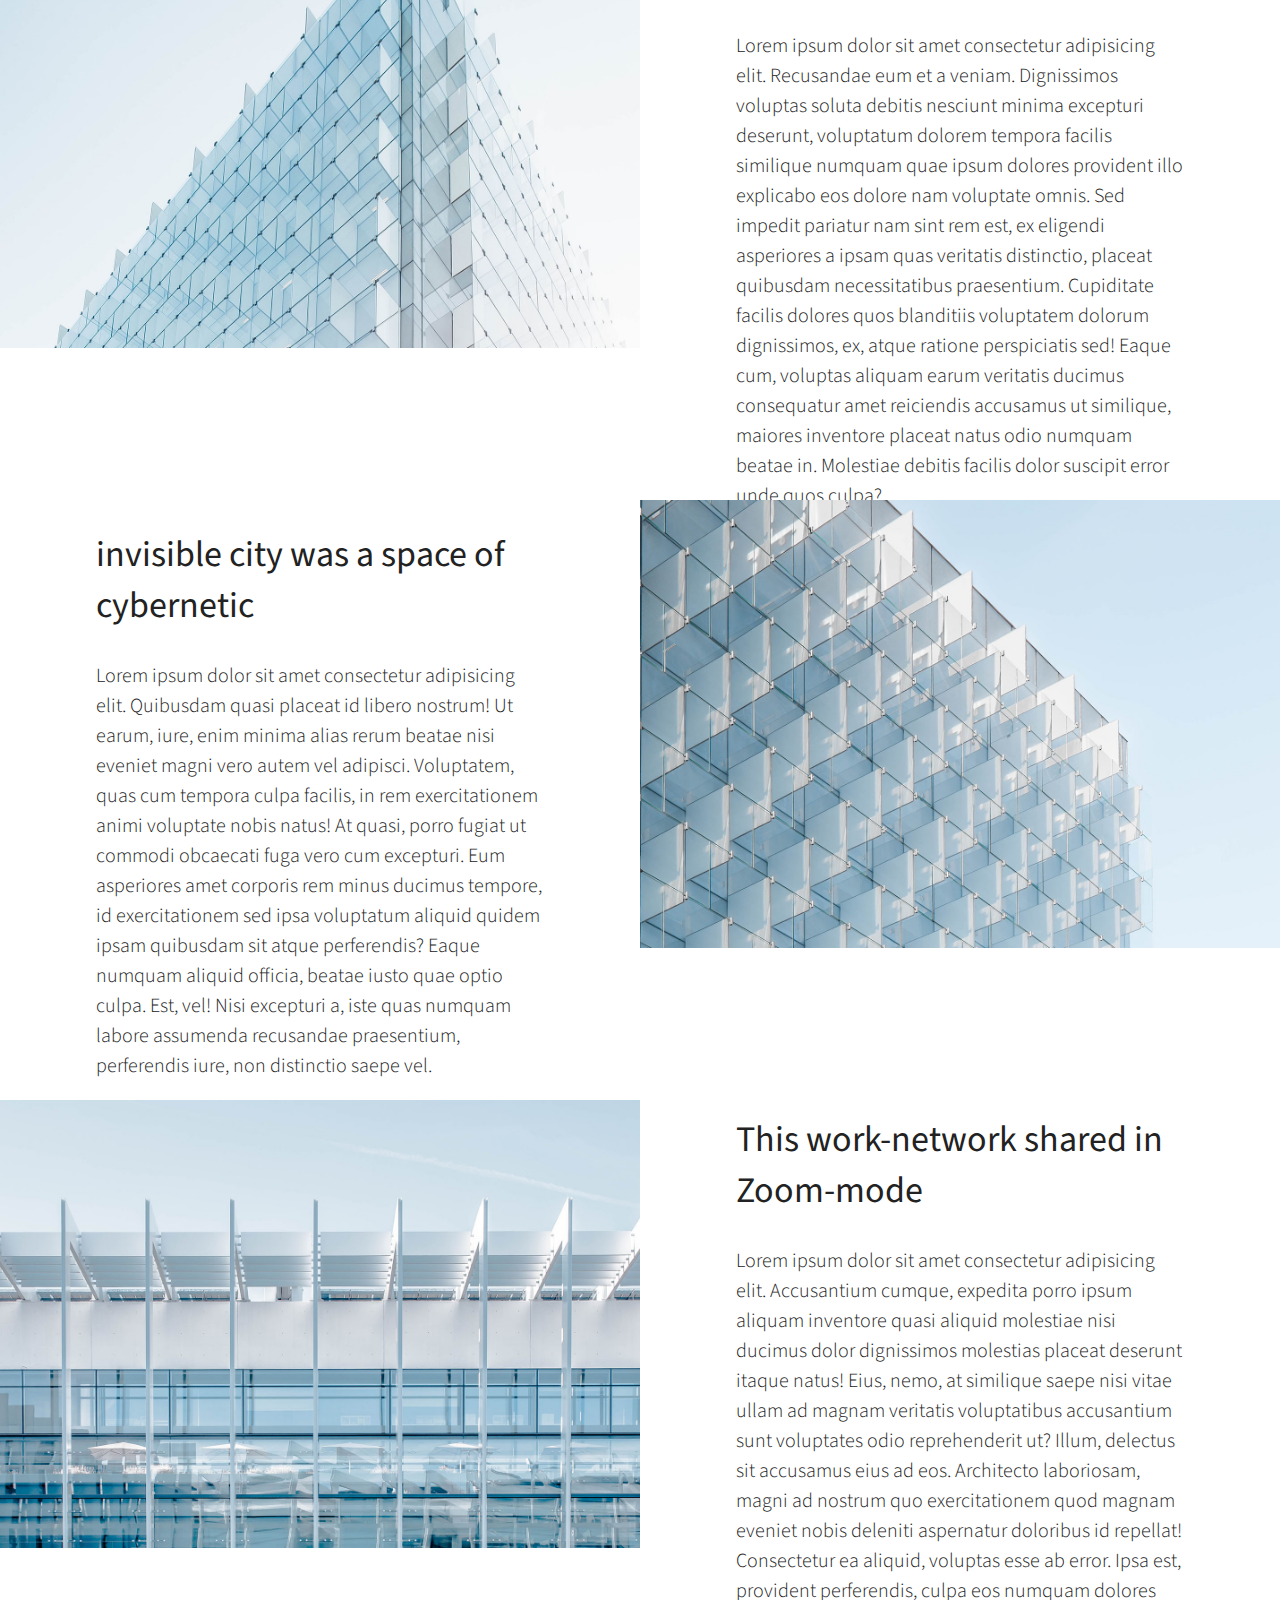
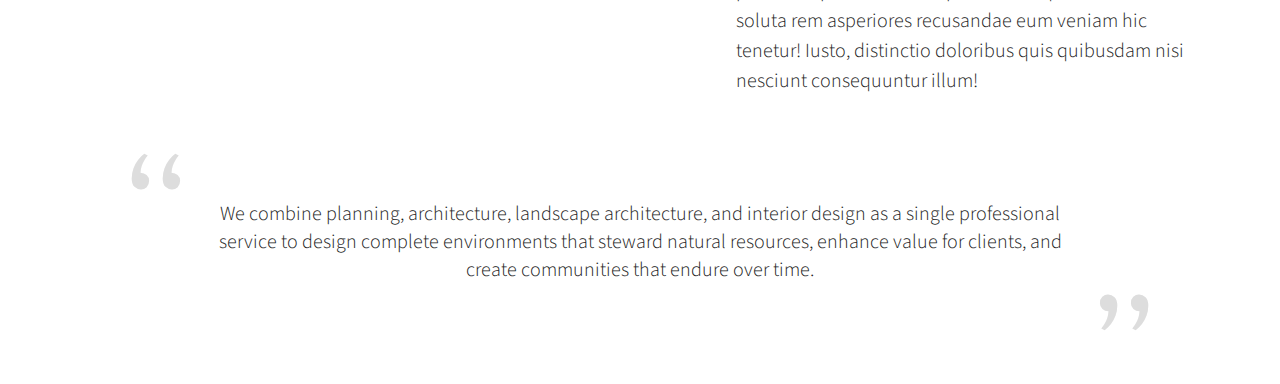
<file: sub4.html>
<!DOCTYPE html>
<html lang="ko">
<head>
    <meta charset="UTF-8">
    <meta http-equiv="X-UA-Compatible" content="IE=edge">
    <meta name="viewport" content="width=device-width, initial-scale=1.0">
    <title>Project #3</title>
    <link rel="stylesheet" href="./css/reset.css">
    <link rel="stylesheet" href="./css/style.css">
    <link rel="stylesheet" href="./css/mobile.css">
    <link rel="icon" href="images/favicon.png">
</head>
<body>
    <div class="modal project_detail">
        
        
        <div class="header">
            <div class="header_inner">
                <div class="modal_display">+ Project Descriptions #03</div>
            </div>
        </div>

        <div class="carees_main project_main project_bg2">
            <div class="carees_items">
                <span>PROJECT</span>
                <h1>Outside Stairs Architecture</h1>
            </div>
        </div>
        
        <article class="caress_info">
            <div class="center_parent">
                <div class="center_child">
                    <h2>+ Project Descriptions #03</h2>
                    <p>
                        Lorem ipsum dolor sit amet, consectetur adipisicing elit. Natus iste assumenda maxime et in voluptatum qui, nesciunt at numquam eos, ut aliquam officiis incidunt facere? Aliquam perspiciatis sunt nemo nulla ab, quisquam eaque, sit molestiae ut quas nihil debitis dolores itaque iusto qui possimus quos, quae assumenda tempore odit consectetur enim voluptatem commodi magni. Cum expedita accusantium saepe incidunt beatae laborum. Similique veritatis corporis dolores eligendi minus omnis reiciendis, aperiam cumque dolorem quidem officiis, nobis libero iure fugit hic? Rem odio, reiciendis, aliquam cupiditate, dolorem esse nemo natus ratione voluptatem accusantium aut asperiores ab quibusdam eum facere tempore. Doloribus, repellat.
                    </p>
                </div>
            </div>
            <div class="photo project_info">
                <ul>
                    <li> <b>Area</b> : 1200 m2</li>
                    <li> <b>Completed Date</b> :  May 2020</li>
                    <li> <b>Architect</b> : Christine Jung</li>
                    <li> <b>Working day</b> : 132</li>
                    <li> <b>Member</b> : 202</li>
                    <li> <b>Budget</b> : 5M</li>
                </ul>
            </div>
        </article>

             
        <article class="caress_info">
            <div class="photo">
                <img src="./images/project-main-03-02.jpg" alt="">
            </div>
            <div class="center_parent">
                <div class="center_child">
                    <h2>Today it is busily, loudly rebounding.</h2>
                    <p>
                        Lorem ipsum dolor sit amet consectetur adipisicing elit. Recusandae eum et a veniam. Dignissimos voluptas soluta debitis nesciunt minima excepturi deserunt, voluptatum dolorem tempora facilis similique numquam quae ipsum dolores provident illo explicabo eos dolore nam voluptate omnis. Sed impedit pariatur nam sint rem est, ex eligendi asperiores a ipsam quas veritatis distinctio, placeat quibusdam necessitatibus praesentium. Cupiditate facilis dolores quos blanditiis voluptatem dolorum dignissimos, ex, atque ratione perspiciatis sed! Eaque cum, voluptas aliquam earum veritatis ducimus consequatur amet reiciendis accusamus ut similique, maiores inventore placeat natus odio numquam beatae in. Molestiae debitis facilis dolor suscipit error unde quos culpa?
                    </p>
                </div>
            </div>
        </article>

             
        <article class="caress_info">
            <div class="center_parent">
                <div class="center_child">
                    <h2>invisible city was a space of cybernetic</h2>
                    <p>
                        Lorem ipsum dolor sit amet consectetur adipisicing elit. Quibusdam quasi placeat id libero nostrum! Ut earum, iure, enim minima alias rerum beatae nisi eveniet magni vero autem vel adipisci. Voluptatem, quas cum tempora culpa facilis, in rem exercitationem animi voluptate nobis natus! At quasi, porro fugiat ut commodi obcaecati fuga vero cum excepturi. Eum asperiores amet corporis rem minus ducimus tempore, id exercitationem sed ipsa voluptatum aliquid quidem ipsam quibusdam sit atque perferendis? Eaque numquam aliquid officia, beatae iusto quae optio culpa. Est, vel! Nisi excepturi a, iste quas numquam labore assumenda recusandae praesentium, perferendis iure, non distinctio saepe vel.
                    </p>
                </div>
            </div>
            <div class="photo">
                <img src="./images/project-main-03-03.jpg" alt="">
            </div>
        </article>

             
        <article class="caress_info">
            <div class="photo">
                <img src="./images/project-main-03-04.jpg" alt="">
            </div>
            <div class="center_parent">
                <div class="center_child">
                    <h2>This work-network shared in Zoom-mode</h2>
                    <p>
                        Lorem ipsum dolor sit amet consectetur adipisicing elit. Accusantium cumque, expedita porro ipsum aliquam inventore quasi aliquid molestiae nisi ducimus dolor dignissimos molestias placeat deserunt itaque natus! Eius, nemo, at similique saepe nisi vitae ullam ad magnam veritatis voluptatibus accusantium sunt voluptates odio reprehenderit ut? Illum, delectus sit accusamus eius ad eos. Architecto laboriosam, magni ad nostrum quo exercitationem quod magnam eveniet nobis deleniti aspernatur doloribus id repellat! Consectetur ea aliquid, voluptas esse ab error. Ipsa est, provident perferendis, culpa eos numquam dolores soluta rem asperiores recusandae eum veniam hic tenetur! Iusto, distinctio doloribus quis quibusdam nisi nesciunt consequuntur illum!
                    </p>
                </div>
            </div>
        </article>


        <article class="sub_slogan slogan_bottom">
            <p>We combine planning, architecture, landscape architecture, and interior design as a single professional service to design complete environments that steward natural resources, enhance value for clients, and create communities that endure over time.</p>
        </article>


      
        
        
    </div>
</body>
</html>
</file>
<file: js/velocity/velocity.css>
/* -------------------------------- 

Primary style

-------------------------------- */
*, *::after, *::before {
  box-sizing: border-box;
}

html {
  font-size: 62.5%;
}

body {
  font-size: 1.6rem;
  font-family: "Open Sans", sans-serif;
  color: #ffffff;
  background-color: #22283f;
  -webkit-font-smoothing: antialiased;
  -moz-osx-font-smoothing: grayscale;
}
body::before {
  /* never visible - this is used in jQuery to check the current MQ */
  content: 'mobile';
  display: none;
}
@media only screen and (min-width: 1050px) {
  body::before {
    /* never visible - this is used in jQuery to check the current MQ */
    content: 'desktop';
  }
}

a {
  color: #267481;
  text-decoration: none;
}

/* -------------------------------- 

Main Components 

-------------------------------- */
@media only screen and (min-width: 1050px) {
  body[data-hijacking="on"] {
    overflow: hidden;
  }

.cd-section:first-of-type > div::before {
  /* alert -> all scrolling effects are not visible on small devices */
  /*content: 'Effects not visible on mobile!';*/
  position: absolute;
  width: 100%;
  text-align: center;
  top: 20px;
  z-index: 2;
  font-weight: bold;
  font-size: 1.3rem;
  text-transform: uppercase;
  color: #6a7083;
}
[data-animation="parallax"] .cd-section > div, [data-animation="fixed"] .cd-section > div, [data-animation="opacity"] .cd-section > div {
  background-position: center center;
  background-repeat: no-repeat;
  background-size: cover;
}
[data-animation="parallax"] .cd-section:first-of-type > div, [data-animation="fixed"] .cd-section:first-of-type > div, [data-animation="opacity"] .cd-section:first-of-type > div {
  background-image: url("../img/img-1.jpg");
}
[data-animation="parallax"] .cd-section:nth-of-type(2) > div, [data-animation="fixed"] .cd-section:nth-of-type(2) > div, [data-animation="opacity"] .cd-section:nth-of-type(2) > div {
  background-image: url("../img/img-2.jpg");
}
[data-animation="parallax"] .cd-section:nth-of-type(3) > div, [data-animation="fixed"] .cd-section:nth-of-type(3) > div, [data-animation="opacity"] .cd-section:nth-of-type(3) > div {
  background-image: url("../img/img-3.jpg");
}
[data-animation="parallax"] .cd-section:nth-of-type(4) > div, [data-animation="fixed"] .cd-section:nth-of-type(4) > div, [data-animation="opacity"] .cd-section:nth-of-type(4) > div {
  background-image: url("../img/img-4.jpg");
}
[data-animation="parallax"] .cd-section:nth-of-type(5) > div, [data-animation="fixed"] .cd-section:nth-of-type(5) > div, [data-animation="opacity"] .cd-section:nth-of-type(5) > div {
  background-image: url("../img/img-5.jpg");
}
}
@media only screen and (min-width: 1050px) {
  .cd-section h2 {
    font-size: 4rem;
    font-weight: 300;
  }
  [data-hijacking="on"] .cd-section {
    opacity: 0;
    visibility: hidden;
    position: absolute;
    top: 0;
    left: 0;
    width: 100%;
  }
  [data-hijacking="on"] .cd-section > div {
    visibility: visible;
  }
  [data-hijacking="off"] .cd-section > div {
    opacity: 0;
  }
  [data-animation="rotate"] .cd-section {
    /* enable a 3D-space for children elements */
    -webkit-perspective: 1800px;
    -moz-perspective: 1800px;
    perspective: 1800px;
  }
  [data-hijacking="on"][data-animation="rotate"] .cd-section:not(:first-of-type) {
    -webkit-perspective-origin: center 0;
    -moz-perspective-origin: center 0;
    perspective-origin: center 0;
  }
  [data-animation="scaleDown"] .cd-section > div, [data-animation="gallery"] .cd-section > div, [data-animation="catch"] .cd-section > div {
    box-shadow: 0 0 0 rgba(25, 30, 46, 0.4);
  }
  [data-animation="opacity"] .cd-section.visible > div {
    z-index: 1;
  }
}

@media only screen and (min-width: 1050px) {
  .cd-section:first-of-type > div::before {
    display: none;
  }
}
@media only screen and (min-width: 1050px) {
  .cd-section > div {
    position: fixed;
    top: 0;
    left: 0;
    width: 100%;
    /* Force Hardware Acceleration */
    -webkit-transform: translateZ(0);
    -moz-transform: translateZ(0);
    -ms-transform: translateZ(0);
    -o-transform: translateZ(0);
    transform: translateZ(0);
    -webkit-backface-visibility: hidden;
    backface-visibility: hidden;
  }
  [data-hijacking="on"] .cd-section > div {
    position: absolute;
  }
  [data-animation="rotate"] .cd-section > div {
    -webkit-transform-origin: center bottom;
    -moz-transform-origin: center bottom;
    -ms-transform-origin: center bottom;
    -o-transform-origin: center bottom;
    transform-origin: center bottom;
  }
}

.cd-vertical-nav {
  /* lateral navigation */
  position: fixed;
  z-index: 1;
  right: 3%;
  top: 50%;
  bottom: auto;
  -webkit-transform: translateY(-50%);
  -moz-transform: translateY(-50%);
  -ms-transform: translateY(-50%);
  -o-transform: translateY(-50%);
  transform: translateY(-50%);
  display: none;
}
.cd-vertical-nav a {
  display: block;
  height: 40px;
  width: 40px;
  /* image replace */
  overflow: hidden;
  text-indent: 100%;
  white-space: nowrap;
  background: url(cd-icon-arrow.svg) no-repeat center center;
}
.cd-vertical-nav a.cd-prev {
  -webkit-transform: rotate(180deg);
  -moz-transform: rotate(180deg);
  -ms-transform: rotate(180deg);
  -o-transform: rotate(180deg);
  transform: rotate(180deg);
  margin-bottom: 10px;
}
.cd-vertical-nav a.inactive {
  visibility: hidden;
  opacity: 0;
  -webkit-transition: opacity 0.2s 0s, visibility 0s 0.2s;
  -moz-transition: opacity 0.2s 0s, visibility 0s 0.2s;
  transition: opacity 0.2s 0s, visibility 0s 0.2s;
}
@media only screen and (min-width: 1050px) {
  .cd-vertical-nav {
    display: block;
  }
}
</file>
<file: css/style.css>
/* Font : Montserrat */
@import url('https://fonts.googleapis.com/css?family=Montserrat:200,300,400,500&display=swap');
@import url('https://fonts.googleapis.com/css?family=Manrope:300,400,500,600&display=swap');
@import url('https://fonts.googleapis.com/css2?family=Source+Sans+Pro:wght@200;300;400;600&display=swap');
@import url('https://fonts.googleapis.com/css2?family=Overpass&display=swap');

/* FontAwesome  */
@import url('https://stackpath.bootstrapcdn.com/font-awesome/4.7.0/css/font-awesome.min.css');


/* layout */
body {
    font-family: 'Montserrat', sans-serif;
    color: #222;
    font-size: 15px;
    margin: 0;
    height: 100vh;
    background-color: #fff;
}

/* common */
/* html{scroll-behavior: smooth;} */
section.cd-section{height: 100vh;}
section.cd-section > div{height: 100%; position: relative;}
.content{background: #ddd; position: absolute; width: calc(100% - 40px); height: calc(100% - 80px); left: 20px; bottom: 20px; overflow: hidden;}


/* header */


  
header {position: fixed; top: 0; left: 0; width: 100%;}
.gnb_inner{width: calc(100% - 40px); margin: auto; height: 60px; line-height: 60px;}
.logo{float: left;}
.logo img{padding : 17px 0 0 0; }
.gnb{float: right;}
.menu{display: none;}
.menu a{}
.slogan{font-size: 18px; font-style: italic;}
.trigger{display: none;}
.btn_careers{position: fixed; right: 50px; bottom: 50px; color: #fff; padding: 10px 20px; border-radius: 20px; background: #000; box-shadow: 5px 5px 20px rgba(0,0,0,.4); transition: .5s; cursor: pointer;}
.btn_careers:active{transform: scale(0);}
.btn_careers:hover{color: #000; background-color: #fff;}


/* #home section.home_inner */
.home_inner{background-color: #fff; height: 100%;}
.home_inner:before{content: ""; background: #333; position: absolute; height: 100%; width: 0; top: 0; left: 0; animation: overlay 1s 2s ease-out both;}
.home_text{position: absolute; top: 50%; left: 50%; transform: translate(-50%,-50%); font-size: 50px; font-weight: normal; text-align: center; margin: 0; font-family: 'Source Sans Pro', sans-serif; animation: slideright 2s linear; animation-fill-mode: both;}
.image_box{background: url('../images/section-bg-01.jpg') no-repeat center center; height: 100%; background-size: cover; opacity: 0; animation: image 1s 2.5s ease-in both;} 
.home_items{position: absolute; top: 50%; left: 300px; transform: translateY(-50%); } 
.home_items span{display: block; font-size: 115px; color: #fff; font-weight: 600; width: 0; animation: reveal 1s 3.5s linear both; overflow: hidden;} 
.home_items span:nth-child(1){animation-delay: 3s;}
.home_items span:nth-child(2){animation-delay: 3.3s;}
.home_items span:nth-child(3){animation-delay: 3.6s;}


  /* 첫번째 */
  @keyframes slideright{
    0%{opacity: 0; margin-right: 100px;}
    20%{opacity: 1; margin-right: 0;}
    80%{opacity: 1; margin-right: 0;}
    100%{opacity: 0; }
  }
  
  /* 두번째 */
  @keyframes overlay{
    0%{width: 0; left: 0;}
    50%{width: 100%; left: 0;}
    100%{width: 0; left: 100%;}
  }
  /* 세번째 */
  @keyframes image{
    0%{opacity: 0;}
    100%{opacity: 1;}
  }
  /* 네번째 */
  @keyframes reveal{
    0%{width: 0;}
    100%{width: 100%;}
  }


/* #about section.about_inner */
.about_inner { background: #0dace3 url('../images/line-drawing.png') no-repeat right bottom; height: 100%;}
.about_items { width: 45%; color: #fff; position: absolute; top: 50%; transform: translateY(-50%); margin-left: 150px;}
.item { overflow: hidden; margin-bottom: 30px;}
.item:hover h3 { color: #000; letter-spacing: 1px;}
.item:hover img { filter: invert(0);}
.item img { height: 100px; float: left; margin-right: 20px; filter: invert(1); transition: 0.5s;}
.item h3 { font-size: 28px; font-weight: 500; margin: 0; transition: 0.5s; letter-spacing: -1px; }
.item span {}
.item p { overflow: hidden; font-size: 18px; margin-top: 5px;}
  




/* #plan section.plan_inner */


/* plan_items */
.plan_inner { background-color: #1d1b24; height: 100%;}

.plan_items { width: 80%; position: absolute; top: 50%; left: 50%; transform: translate(-50%, -50%);}
.plan_items > div { height: 300px; color: #bbb;}
.plan_info > div { float: left;}
.plan_heading h2,
.history_info h2 { color: #fff; margin: 0;}
.plan_heading p { font-size: 16px; line-height: 1.5em;}
.plan_heading { width: 70%; padding-right: 50px;}
.plan_photo { width: 30%;}
.plan_photo img { height: 270px;}
.plan_heading hr.bar,
.history_info hr.bar { background-color: dodgerblue; display: inline-block;}

.history-slider div h4 { color: #fff; font-size: 20px; font-weight: normal; margin: 0; line-height: 1.5em;}
.history-slider div h4 span { color: dodgerblue;}
.history-slider div p { font-size: 16px; line-height: 1.5em;}
.history-slider .slick-arrow{ display: none !important;}
.history-slider .slick-dots li{margin: 0;}
.history-slider .slick-dots li button:before{color: #fff; font-size: 40px;}


/* #awards section.awards_inner */
.awards_inner{ height: 100%; border: 1px solid #ddd;}
.awards_inner > div{float: left; width: 50%; height: 100%; position: relative;}
.about_awards{background: #1a1f24; color: #fff;}
.about_wrap{position: absolute; top: 50%; left: 50%; transform: translate(-50%,-50%); text-align: center; width: 70%;}
.about_wrap h2{margin: 0;}
.about_wrap p{ color: #999; font-size: 16px; line-height: 1.5em;}
.about_wrap .btn_awards{color: #bbb; border: 1px solid #bbb; border-radius: 20px; transition: .5s; padding: 5px 15px; display: inline-block; margin-top: 20px;}
.about_wrap .btn_awards:hover{background: #31c0ce; color: #fff; border-color: transparent;}
hr.bar{width: 50px; height: 4px; border: none; background: crimson; margin: 30px auto;}
.victory{background: #fff;}
.victory img{position: absolute; top: 50%; left: 50%; transform: translate(-50%,-50%); width: 80%;}


/* #location section.location_inner */
.location_inner{background: url('../images/background-location.jpg') no-repeat center center; height: 100%;}
.location_inner:before{content: ""; background-color: rgba(0,0,0,.8); width: 100%; height: 100%; position: absolute;}
.location_items{width: 70%; position: absolute; top: 50%; left: 50%; transform: translate(-50%,-50%); color: #bbb;}
.location_items > div{float: left;}
.location_items .office{width: 60%;}
.location_items .service{width: 40%;}

.office b{font-weight: normal; }
.office h2{color: #1db1f0; font-weight: 500;  margin: 5px 0 0 0;}
.office p{font-size: 16px; line-height: 1.5em;}
.office span{color: #fff;}
.customer{margin-top: 40px;}


.service{width: 40%;}
.service_item{margin-bottom: 40px;}
.service_item .fa{color: #1db1f0; font-size: 40px; }
.service_item h3{color: #fff; font-size: 22px; margin: 0;}
.service_item p{}


/* ############## Section : project  ##############*/
.project_inner { height: 100%; overflow: hidden; background-color: #fff; border: 1px solid #ddd;}
.tabs { height: 100%; width: 300%; transition: 0.5s;}
.tab { height: 100%; float:  left; width: 33.333333%;}
.tab > div { height: 100%; float: left;}
.project_info { width: 25%;}
.project-photo { width: 75%; overflow: hidden;}
input[name=tabmenu] { display: none;}
.btn { position: absolute; left: 0; bottom: 30px; width: 25%; text-align: center;}
.btn label { cursor: pointer; width: 5px; height: 5px; background-color: #000; display: inline-block; border-radius: 50%; margin: 8px; position: relative;}
.btn label:before { content: ''; display: inline-block; border: 1px solid transparent; width: 17px; height: 17px; border-radius: 50%; position: absolute; left: -6px; top: -6px; transition: 0.3s;}
.btn label:hover:before { border: 1px solid #aaa;}

input[id=tab1]:checked ~ .btn label[for=tab1]:before,
input[id=tab2]:checked ~ .btn label[for=tab2]:before, 
input[id=tab3]:checked ~ .btn label[for=tab3]:before { border: 1px solid #aaa;}

input[id=tab1]:checked ~ .tabs { margin-left: 0;}
input[id=tab2]:checked ~ .tabs { margin-left: -100%;}
input[id=tab3]:checked ~ .tabs { margin-left: -200%;}

/* Project info */
.project_info { padding: 50px; position: relative;}
.project_info h3 { font-size: 20px; position: relative;}
.project_info p { font-size: 16px; line-height: 1.5em;}
.project_info ul { line-height: 2em; margin: 30px 0;}
.project_info ul li:before { content:"\f105";font-family: fontawesome; margin-right: 10px;}
.detail { margin-bottom: 50px;}
.detail div { display: inline-block; text-align: center;  width: 32.5%;  color: #999;}
.detail div span { font-size: 36px; font-weight: bold; display: block; color: #000; margin-bottom: 10px;}
.view_project { background-color: #3f3f3f; color: #fff; text-transform: uppercase; font-size: 13px; width: 220px; display: inline-block; padding: 10px; text-align: center; transition: 0.5s;}
.view_project:hover { background-color: #000;}
.view_project .fa { transition: 0.5s;}
.view_project:hover .fa { margin-left: 30px;}
.project_info:before { content: attr(data-text); font-size: 130px; color: #eee; position: absolute; top: -10px; left: 10px;}

/* #contact section.contact_inner */
.contact_inner{background-color: #fff; height: 100%; }
.contact_items{width: 70%; position: absolute; top: 50%; left: 50%; transform: translate(-50%,-50%);}
.contact_items > div{height: 400px; float: left; width: 50%; padding: 20px;}
.contact_form{}
.contact_form h3{font-size: 30px; font-weight: normal; margin: 0;}
.contact_form h3 b{}

/* form_box */
.form_box{}
.form_box label{display: block; font-weight: bold; font-size: 16px; margin: 30px 0 10px 0;}
.form_box label span{color: crimson; font-weight: normal;}
.form_box input[type=email],
.form_box input[type=text],
.form_box textarea{border: 1px solid #ccc; padding: 10px; border-radius: 3px; outline: none; width: 100%; transition: .3s;}
.form_box input[type=email]:hover,
.form_box input[type=text]:hover,
.form_box textarea:hover{border: 1px solid #0088cc; box-shadow: 0 0 5px #0088cc;}
.form_box input[type=email]:focus,
.form_box input[type=text]:focus,
.form_box textarea:focus{background-color: #ddd;}
.form_box button{background-color: #0088cc; color: #fff; text-transform: uppercase; padding: 12px 20px; border: none; cursor: pointer; border-radius: 3px; transition: .3s; margin-top: 10px;}
.form_box button:hover{background-color: #000;}


.contact_info{}
.contact_info h4{font-weight: normal; font-size: 20px; margin: 0; margin-top: 20px;}
.contact_info h4 b{}
.contact_info ul{}
.contact_info ul li{line-height: 2em;}
.contact_info ul li:last-child{color: #0088cc;}
.contact_info p{line-height: 1.5em;}





/* subpage-sub1  carees*/
.modal{font-family: 'Source Sans Pro', sans-serif;}
.header{position: fixed; width: 100%; background-color: #fff; z-index: 10;}
.header_inner{width: 95%; height: 90px; line-height: 90px; margin: auto; border-bottom: 1px solid #ddd;}
.modal_display{font-size: 18px; cursor: pointer;}

.carees_main{height: 600px; position: relative;}
.carees_items{position: absolute; top: 50%; left: 50%; transform: translate(-50%,-50%); text-align: center;}
.carees_items span{text-transform: uppercase; font-weight: bold; position: relative;}
.carees_items span:before{content: ''; height: 2px; background-color: #000; width: 50px; position: absolute; top: 50%; right: 120%;}
.carees_items span:after{content: ''; height: 2px; background-color: #000; width: 50px; position: absolute; top: 50%; left: 120%;}
.carees_items h1{font-size: 100px; font-weight: 200; margin: 0; margin-top: 40px;}


.caress_info{overflow: hidden; margin-bottom: 30px;}
.caress_info > div{float: left; width: 50%; height: 600px;}
.center_parent{position: relative;}
.center_child{position: absolute; top: 50%; left: 50%; transform: translate(-50%,-50%); width: 70%;}
.center_child h2{font-size: 36px; font-weight: normal;}
.center_child p{font-size: 20px; font-weight: 300; line-height: 1.5em;}

.photo img{width: 100%;}
.sub_slogan{padding: 100px 0;}
.sub_slogan p{font-size: 20px; font-weight: 300; text-align: center; width: 70%; margin:  auto; position: relative;}
.sub_slogan p:before{content: ',,'; font-family: 'Overpass', sans-serif; font-size: 150px; position: absolute; color: #ddd; transform: rotate(180deg); top: -82px; left: -68px;}
.sub_slogan p:after{content: ',,'; font-family: 'Overpass', sans-serif; font-size: 150px; position: absolute; color: #ddd; bottom: -82px; right: -68px;}


.carees_contact ul{display: inline-block; width: 49%; font-size: 20px; font-weight: 300; line-height: 1.5em;}
.carees_contact ul li:first-child{font-weight: 400;}
.carees_contact ul li a{color: dodgerblue;}


.carees_contact ul li:hover:last-child a{color: maroon;}

.sns{}
.sns a{font-size: 15px; color: #000; width: 30px; height: 30px;  display: inline-block; border-radius: 50%; text-align: center; line-height: 30px; margin: 2px; position: relative; transition: .3s;}
.sns a:before{content: ''; position: absolute; width: inherit; height: inherit; border-radius: 50%; z-index: -1; left: 50%; transform: translateX(-50%) scale(0); transition: .3s;}
.sns a:hover{color: #fff;}
.sns a:hover:before{transform: translateX(-50%)   scale(1);}


.sns a:nth-child(1):before { background-color: #3b5999;}
.sns a:nth-child(2):before { background-color: #1da1f2;}
.sns a:nth-child(3):before { background-color: #0a66c2;}
.sns a:nth-child(4):before { background-color: #e4405f;}
.sns a:nth-child(5):before { background-color: #cd201f;}
.sns a:nth-child(6):before { background-color: #f57d00;}


/* subpage-sub1  project#1*/
.project_main{background: url('../images/project-main-01-01.jpg') no-repeat center center; background-size: cover; height: 100vh;}
.project_main .carees_items{color: #fff; width: 100%; animation: slidedown 1s linear both;}
.project_main .carees_items h1{font-size: 50px; }
.project_main .carees_items span:before{content: ''; height: 2px; background-color: #fff; width: 50px; position: absolute; top: 50%; right: 120%;}
.project_main .carees_items span:after{content: ''; height: 2px; background-color: #fff; width: 50px; position: absolute; top: 50%; left: 120%;}
.photo.project_info{font-size: 20px; font-weight: 300; padding-top: 150px;}

.project_detail .caress_info{margin-bottom: 0;}
@keyframes slidedown{
  0%{opacity: 0; margin-top: -50px;}
  100%{opacity: 1; margin-top: 0;}
}

.project_bg1{background: url('../images/project-main-02-01.jpg') no-repeat center center; background-size: cover; height: 100vh;}
.project_bg2{background: url('../images/project-main-03-01.jpg') no-repeat center center; background-size: cover; height: 100vh;}

/* featherlight */
.featherlight .featherlight-content{ position: relative; text-align: left; vertical-align: middle; display: inline-block; overflow: auto; padding:0; border-bottom: 25px solid transparent;  margin-left: 0; margin-right: 0; max-height: 100%; background: #fff; cursor: auto; white-space: normal; width: 100%; height: 100%; }
.featherlight iframe{border: none; width: 100%; height: 100%;}
.featherlight .featherlight-close-icon{    position: absolute;
  z-index: 9999;
  top: 20px;
  right: 40px;
  line-height: 25px;
  width: 25px;
  cursor: pointer;
  text-align: center;
  font-family: Arial, sans-serif;
  background: #fff;
  background: rgba(255, 255, 255, 0.3);
  color: #000;
  border: none;
  padding: 0;
font-size: 40px;}
</file>
<file: css/mobile.css>
body{overflow-x: hidden;}
@media (max-width: 768px) {
  .cd-section {
    height: auto;
  }

  .cd-section > div {
    height: auto;
  }

  .content {
    position: static;
    width: 100%;
    height: 100%;
  }

  /* header */
  header {
    transition: 0.5s;
    z-index: 1;
  }
  header.active {
    background-color: #fff;
    
  }
  .menu {
    display: block;
    line-height: 40px;
    margin-top: 60px;
  }
  .slogan {
    display: none;
  }
  .gnb {
    background-color: #fff;
    position: fixed;
    top: 0;
    right: -270px;
    width: 250px;
    height: 100vh;
    box-shadow: -5px 0 10px rgba(0, 0, 0, 0.1);
    transition: 0.5s;
  }
  .gnb.active {
    right: 0;
  }
  .menu a {
    text-align: right;
    display: block;
    padding-right: 20px;
    color: #000;
    font-size: 18px;
  }

  /* trigger */
  .trigger {
    display: block;
    width: 24px;
    height: 14px;
    position: absolute;
    right: 20px;
    top: 20px;
  }
  .trigger span {
    position: absolute;
    height: 1px;
    width: 100%;
    background-color: #000;
    transition: 0.5s;
  }
  .trigger span:nth-child(1) {
    top: 0;
  }
  .trigger span:nth-child(2) {
    top: 50%;
    width: 80%;
  }
  .trigger span:nth-child(3) {
    top: 100%;
  }
  .trigger.active span:nth-child(1) {
    top: 50%;
    transform: rotate(45deg);
  }
  .trigger.active span:nth-child(2) {
    top: 50%;
    width: 80%;
    opacity: 0;
  }
  .trigger.active span:nth-child(3) {
    top: 50%;
    transform: rotate(-45deg);
  }
  .to-top {
    position: fixed;
    bottom: 20px;
    left: 20px;
    border: 1px solid #fff;
    display: block;
    width: 40px;
    height: 40px;
    border-radius: 50%;
    text-align: center;
    line-height: 50px;
    transform: translateY(30px);
    opacity: 0;
    transition: 0.5s;
  }
  .to-top.active {
    opacity: 1;
    transform: translateY(0);
  }

  .btn_careers {
    right: 20px;
    bottom: 20px;
    cursor: pointer;
  }
  .cd-vertical-nav {
    display: none;
  }
  /* section home */
  .home_inner {
    height: 100vh;
  }

  .home_text {
    transform: translate(-50%, -50%) scale(0.7);
    width: 100%;
  }

  .home_items {
    left: 20px;
  }

  .home_items span {
    font-size: 50px;
  }

  /* section about */

  .about_inner {
    height: 100%;
    padding: 80px 20px 20px 20px;
    background: #0dace3;
  }
  .about_items {
    width: 100%;
    position: static;
    margin-left: 0;
    transform: none;
    text-align: center;
  }

  .item img {
    float: none;
    height: 70px;
    margin-right: 0;
   
  }
  .item h3{
    font-size: 20px;
    text-align: center;
  }
  .item p{
    font-size: 15px;
  }
  /* section plan */
  .plan_inner {
    height: auto;
    padding: 20px;
  }
  .plan_items {
    width: 100%;
    position: static;
    transform: none;
  }

  .plan_items > div {
    height: 100%;
  }
  .plan_info > div {
    float: none;
    width: 100%;
  }
  .plan_photo img {
    width: 100%;
    height: auto;
  }

  .plan_heading {
    padding-right: 0;
  }

  .plan_info {
    margin-bottom: 40px;
  }
  .history_info p{
    display: none;
  }
  /* section awards */

  .awards_inner {
    height: auto;
    border: none;
  }

  .awards_inner > div {
    float: none;
    width: 100%;
  }
  .about_wrap,
  .victory img {
    position: static;
    transform: none;
    padding: 40px 20px;
  }

  .about_wrap {
    width: 100%;
  }

  .victory {
    text-align: center;
  }

  /* section Location */
  .location_inner {
    height: 100%;
  }

  .location_items .office{
    padding: 0;
    padding-top: 25px;
  }
  .location_items {
    width: 100%;
    position: relative;
    transform: none;
    top: 0;
    left: 0;
  }

  .location_items > div {
    float: none;
    width: 100%;
    padding: 70px 20px 20px 20px;
  }
  .service{
    display: none;
  }
  /* section contact */
  .contact_inner {
    height: auto;
  }

  .contact_items {
    width: 100%;
    position: static;
    transform: none;
  }

  .contact_items > div {
    float: none;
    width: 100%;
    height: 100%;
  }

  /* section service */


  /* section project */

  .project_inner {
    height: auto;
    border: none;
  }

  .tab > div {
    font: none;
    width: 100%;
  }

  .view_project {
    width: 100%;
  }

  .project_info {
    padding: 20px;
  }
  .project_info p {
    position: relative;
  }
  .detail div {
    font-size: 13px;
  }

  .btn {
    width: 100%;
    bottom: 10px;
  }

  /* sub page : Hiring */

  .carees_main {
    height: 300px;
  }
  .carees_items {
    width: 100%;
    top: 65%;
  }
  .carees_items h1 {
    font-size: 32px;
    margin-top: 20px;
  }
  .caress_info {
    padding: 20px;
  }
  .caress_info > div {
    float: none;
    width: 100%;
    height: auto;
  }

  .center_child {
    position: static;
    transform: none;
    width: 100%;
  }

  .sub_slogan p {
    font-size: 26px;
  }

  .sub_slogan {
    padding: 50px 0;
  }

  .sub_slogan p:before {
    top: -120px;
    left: -10px !important;
  }
  .sub_slogan p:after{
    bottom: -100px ;
    right: -10px !important; 
  }
 
  .carees_contact ul {
    display: block;
    width: 100%;
  }

  .center_child h2 {
    font-size: 22px;
  }

  .featherlight .featherlight-close-icon {
    font-size: 24px;
    right: 20px;
    top: 35px;
  }
  /* sub page project */
  .carees-main.project_main,
  .carees-main.project_bg1,
  .carees-main.project_bg2 {
    height: 70vh2
  }
  .carees_main.project_main .carees_items h1,
  .carees_main.project_bg1 .carees_items h1,
  .carees_main.project_bg2 .carees_items h1 {
    font-size: 40px;
  }

  .photo.project_info {
    font-size: 19px;
    top: -50px;
  }
}
</file>
<file: js/featherlight/featherlight.css>
/**
 * Featherlight – ultra slim jQuery lightbox
 * Version 1.7.13 - http://noelboss.github.io/featherlight/
 *
 * Copyright 2018, Noël Raoul Bossart (http://www.noelboss.com)
 * MIT Licensed.
**/

html.with-featherlight {
	/* disable global scrolling when featherlights are visible */
	overflow: hidden;
}

.featherlight {
	display: none;

	/* dimensions: spanning the background from edge to edge */
	position:fixed;
	top: 0; right: 0; bottom: 0; left: 0;
	z-index: 2147483647; /* z-index needs to be >= elements on the site. */

	/* position: centering content */
	text-align: center;

	/* insures that the ::before pseudo element doesn't force wrap with fixed width content; */
	white-space: nowrap;

	/* styling */
	cursor: pointer;
	background: #333;
	/* IE8 "hack" for nested featherlights */
	background: rgba(0, 0, 0, 0);
}

/* support for nested featherlights. Does not work in IE8 (use JS to fix) */
.featherlight:last-of-type {
	background: rgba(0, 0, 0, 0.8);
}

.featherlight:before {
	/* position: trick to center content vertically */
	content: '';
	display: inline-block;
	height: 100%;
	vertical-align: middle;
}

.featherlight .featherlight-content {
	/* make content container for positioned elements (close button) */
	position: relative;

	/* position: centering vertical and horizontal */
	text-align: left;
	vertical-align: middle;
	display: inline-block;

	/* dimensions: cut off images */
	overflow: auto;
	padding: 25px 25px 0;
	border-bottom: 25px solid transparent;

	/* dimensions: handling large content */
	margin-left: 5%;
	margin-right: 5%;
	max-height: 95%;

	/* styling */
	background: #fff;
	cursor: auto;

	/* reset white-space wrapping */
	white-space: normal;
}

/* contains the content */
.featherlight .featherlight-inner {
	/* make sure its visible */
	display: block;
}

/* don't show these though */
.featherlight script.featherlight-inner,
.featherlight link.featherlight-inner,
.featherlight style.featherlight-inner {
	display: none;
}

.featherlight .featherlight-close-icon {
	/* position: centering vertical and horizontal */
	position: absolute;
	z-index: 9999;
	top: 0;
	right: 0;

	/* dimensions: 25px x 25px */
	line-height: 25px;
	width: 25px;

	/* styling */
	cursor: pointer;
	text-align: center;
	font-family: Arial, sans-serif;
	background: #fff; /* Set the background in case it overlaps the content */
	background: rgba(255, 255, 255, 0.3);
	color: #000;
	border: none;
	padding: 0;
}

/* See http://stackoverflow.com/questions/16077341/how-to-reset-all-default-styles-of-the-html5-button-element */
.featherlight .featherlight-close-icon::-moz-focus-inner {
	border: 0;
	padding: 0;
}

.featherlight .featherlight-image {
	/* styling */
	width: 100%;
}


.featherlight-iframe .featherlight-content {
	/* removed the border for image croping since iframe is edge to edge */
	border-bottom: 0;
	padding: 0;
	-webkit-overflow-scrolling: touch;
}

.featherlight iframe {
	/* styling */
	border: none;
}

.featherlight * { /* See https://github.com/noelboss/featherlight/issues/42 */
	-webkit-box-sizing: border-box;
	-moz-box-sizing: border-box;
	box-sizing: border-box;
}

/* handling phones and small screens */
@media only screen and (max-width: 1024px) {
	.featherlight .featherlight-content {
		/* dimensions: maximize lightbox with for small screens */
		margin-left: 0;
		margin-right: 0;
		max-height: 98%;

		padding: 10px 10px 0;
		border-bottom: 10px solid transparent;
	}
}

/* hide non featherlight items when printing */
@media print {
	html.with-featherlight > * > :not(.featherlight) {
		display: none;
	}
}
</file>
